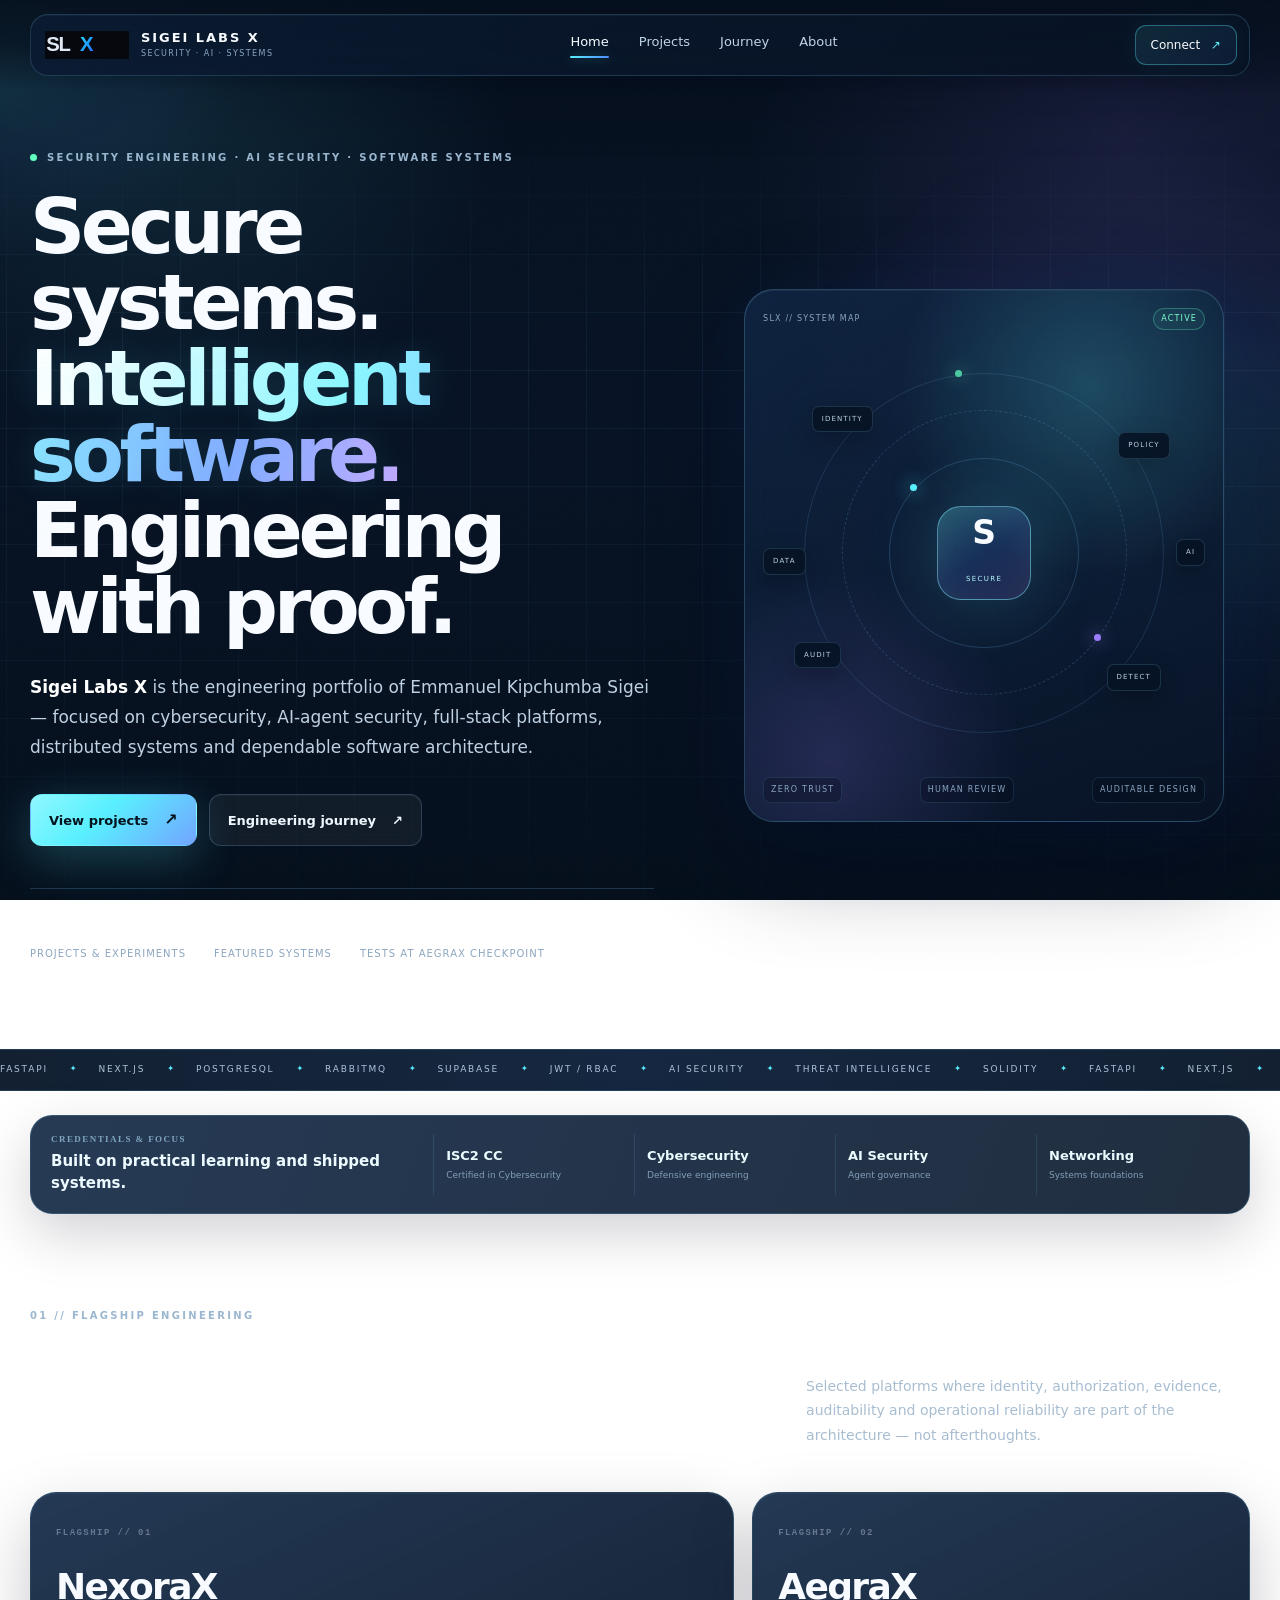
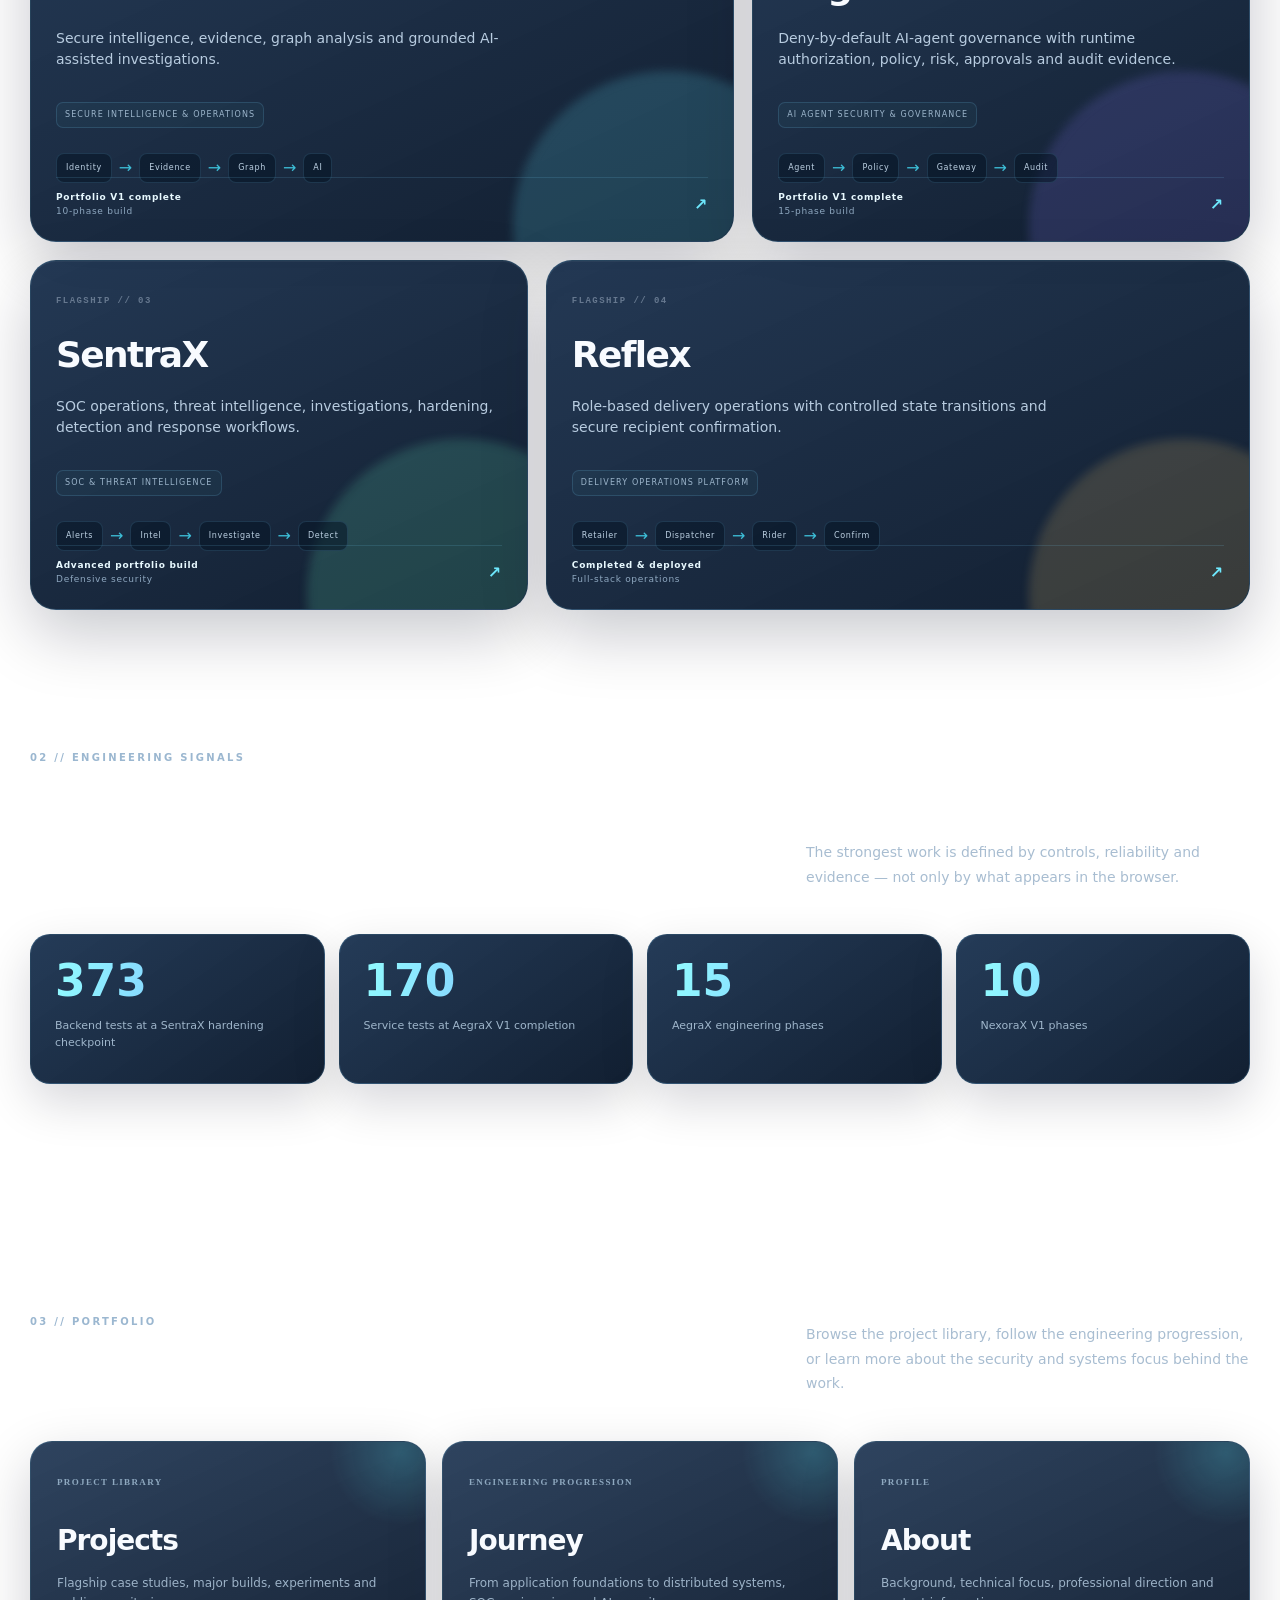
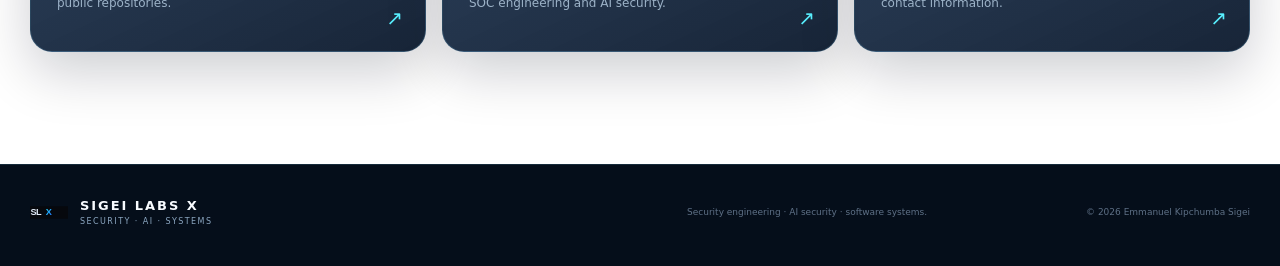
<file: index.html>
<!doctype html>
<html lang="en">
<head>
  <meta charset="utf-8" />
  <meta name="viewport" content="width=device-width, initial-scale=1" />
  <meta name="theme-color" content="#07111f" />
  <meta name="description" content="Sigei Labs X — Emmanuel Kipchumba Sigei's portfolio in cybersecurity, AI security, secure software and systems engineering." />
  <meta property="og:type" content="website" />
  <meta property="og:title" content="Sigei Labs X — Security, AI & Software Systems" />
  <meta property="og:description" content="Cybersecurity, AI security, secure software and systems engineering by Emmanuel Kipchumba Sigei." />
  <meta property="og:url" content="https://6manusigei3.github.io/sigei-labs-portfolio/" />
  <meta name="twitter:card" content="summary" />
  <meta name="twitter:title" content="Sigei Labs X" />
  <meta name="twitter:description" content="Security Engineering · AI Security · Software Systems" />
  <title>Sigei Labs X — Security, AI & Software Systems</title>
  <link rel="icon" href="favicon.svg" type="image/svg+xml" />
  <link rel="stylesheet" href="styles/base.css" />
  <link rel="stylesheet" href="styles/hero.css" />
  <link rel="stylesheet" href="styles/projects.css" />
  <link rel="stylesheet" href="styles/sections.css" />
  <link rel="stylesheet" href="styles/modal-responsive.css" />
  <link rel="stylesheet" href="styles/pages.css" />
</head>
<body>
  <div class="noise" aria-hidden="true"></div>
  <div class="mouse-glow" id="mouseGlow" aria-hidden="true"></div>

  <header class="nav-wrap">
    <nav class="nav shell" aria-label="Primary navigation">
      <a href="index.html" class="brand" aria-label="Sigei Labs X home"><span class="brand-mark">SLX</span><span class="brand-copy"><b>SIGEI LABS X</b><small>SECURITY · AI · SYSTEMS</small></span></a>
      <div class="nav-links" id="navLinks"><a class="active" href="index.html">Home</a><a href="projects.html">Projects</a><a href="journey.html">Journey</a><a href="about.html">About</a></div>
      <a class="nav-cta" href="about.html#contact">Connect <span>↗</span></a>
      <button class="menu-btn" id="menuBtn" aria-expanded="false" aria-controls="navLinks" aria-label="Toggle navigation">☰</button>
    </nav>
  </header>

  <main id="top">
    <section class="hero shell">
      <div class="hero-grid" aria-hidden="true"></div>
      <div class="hero-copy reveal">
        <div class="eyebrow"><span class="pulse-dot"></span> SECURITY ENGINEERING · AI SECURITY · SOFTWARE SYSTEMS</div>
        <h1>Secure systems.<br/><em>Intelligent software.</em><br/>Engineering with proof.</h1>
        <p class="hero-sub"><strong>Sigei Labs X</strong> is the engineering portfolio of Emmanuel Kipchumba Sigei — focused on cybersecurity, AI-agent security, full-stack platforms, distributed systems and dependable software architecture.</p>
        <div class="hero-actions"><a class="btn btn-primary" href="projects.html">View projects <span>↗</span></a><a class="btn btn-ghost" href="journey.html">Engineering journey <span>↗</span></a></div>
        <div class="hero-proof"><div><b>20+</b><span>Projects & experiments</span></div><div><b>4</b><span>Featured systems</span></div><div><b>170+</b><span>Tests at AegraX checkpoint</span></div></div>
      </div>

      <div class="hero-visual reveal" data-delay="120" aria-label="Abstract security architecture visualization">
        <div class="orbital-card"><div class="orbital-top"><span>SLX // SYSTEM MAP</span><span class="live">ACTIVE</span></div><div class="orbital-scene"><div class="orbit orbit-1"></div><div class="orbit orbit-2"></div><div class="orbit orbit-3"></div><div class="core"><span>S</span><small>SECURE</small></div><span class="node n1">IDENTITY</span><span class="node n2">POLICY</span><span class="node n3">AUDIT</span><span class="node n4">DETECT</span><span class="node n5">AI</span><span class="node n6">DATA</span></div><div class="orbital-bottom"><span>ZERO TRUST</span><span>HUMAN REVIEW</span><span>AUDITABLE DESIGN</span></div></div>
      </div>
    </section>

    <section class="marquee" aria-label="Technology highlights"><div class="marquee-track"><span>FASTAPI</span><i>✦</i><span>NEXT.JS</span><i>✦</i><span>POSTGRESQL</span><i>✦</i><span>RABBITMQ</span><i>✦</i><span>SUPABASE</span><i>✦</i><span>JWT / RBAC</span><i>✦</i><span>AI SECURITY</span><i>✦</i><span>THREAT INTELLIGENCE</span><i>✦</i><span>SOLIDITY</span><i>✦</i><span>FASTAPI</span><i>✦</i><span>NEXT.JS</span><i>✦</i><span>POSTGRESQL</span><i>✦</i><span>RABBITMQ</span><i>✦</i><span>SUPABASE</span><i>✦</i><span>JWT / RBAC</span><i>✦</i><span>AI SECURITY</span><i>✦</i><span>THREAT INTELLIGENCE</span><i>✦</i><span>SOLIDITY</span><i>✦</i></div></section>

    <section class="trust-strip shell reveal" aria-label="Credentials and engineering focus">
      <div class="trust-label"><small>CREDENTIALS & FOCUS</small><strong>Built on practical learning and shipped systems.</strong></div>
      <div class="trust-items">
        <span><b>ISC2 CC</b><small>Certified in Cybersecurity</small></span>
        <span><b>Cybersecurity</b><small>Defensive engineering</small></span>
        <span><b>AI Security</b><small>Agent governance</small></span>
        <span><b>Networking</b><small>Systems foundations</small></span>
      </div>
    </section>

    <section class="home-featured shell">
      <div class="section-head reveal"><div><span class="kicker">01 // FLAGSHIP ENGINEERING</span><h2>Systems built around security</h2></div><p>Selected platforms where identity, authorization, evidence, auditability and operational reliability are part of the architecture — not afterthoughts.</p></div>
      <div class="flagship-grid">
        <a class="flagship-card reveal" href="case-studies/nexorax.html" style="--accent:#64e7ff"><div class="card-glow" style="background:#64e7ff"></div><span class="serial">FLAGSHIP // 01</span><h3>NexoraX</h3><p class="tagline">Secure intelligence, evidence, graph analysis and grounded AI-assisted investigations.</p><span class="project-type">SECURE INTELLIGENCE & OPERATIONS</span><div class="mini-arch"><span>Identity</span><i>→</i><span>Evidence</span><i>→</i><span>Graph</span><i>→</i><span>AI</span></div><div class="card-foot"><span><b>Portfolio V1 complete</b><br/>10-phase build</span><strong>↗</strong></div></a>
        <a class="flagship-card reveal" href="case-studies/aegrax.html" style="--accent:#8d7cff" data-delay="60"><div class="card-glow" style="background:#8d7cff"></div><span class="serial">FLAGSHIP // 02</span><h3>AegraX</h3><p class="tagline">Deny-by-default AI-agent governance with runtime authorization, policy, risk, approvals and audit evidence.</p><span class="project-type">AI AGENT SECURITY & GOVERNANCE</span><div class="mini-arch"><span>Agent</span><i>→</i><span>Policy</span><i>→</i><span>Gateway</span><i>→</i><span>Audit</span></div><div class="card-foot"><span><b>Portfolio V1 complete</b><br/>15-phase build</span><strong>↗</strong></div></a>
        <a class="flagship-card reveal" href="case-studies/sentrax.html" style="--accent:#69f0bd" data-delay="120"><div class="card-glow" style="background:#69f0bd"></div><span class="serial">FLAGSHIP // 03</span><h3>SentraX</h3><p class="tagline">SOC operations, threat intelligence, investigations, hardening, detection and response workflows.</p><span class="project-type">SOC & THREAT INTELLIGENCE</span><div class="mini-arch"><span>Alerts</span><i>→</i><span>Intel</span><i>→</i><span>Investigate</span><i>→</i><span>Detect</span></div><div class="card-foot"><span><b>Advanced portfolio build</b><br/>Defensive security</span><strong>↗</strong></div></a>
        <a class="flagship-card reveal" href="case-studies/reflex.html" style="--accent:#f5c76a" data-delay="180"><div class="card-glow" style="background:#f5c76a"></div><span class="serial">FLAGSHIP // 04</span><h3>Reflex</h3><p class="tagline">Role-based delivery operations with controlled state transitions and secure recipient confirmation.</p><span class="project-type">DELIVERY OPERATIONS PLATFORM</span><div class="mini-arch"><span>Retailer</span><i>→</i><span>Dispatcher</span><i>→</i><span>Rider</span><i>→</i><span>Confirm</span></div><div class="card-foot"><span><b>Completed & deployed</b><br/>Full-stack operations</span><strong>↗</strong></div></a>
      </div>
    </section>

    <section class="section shell proof-section">
      <div class="section-head reveal"><div><span class="kicker">02 // ENGINEERING SIGNALS</span><h2>Depth beyond the interface</h2></div><p>The strongest work is defined by controls, reliability and evidence — not only by what appears in the browser.</p></div>
      <div class="proof-grid reveal">
        <article><strong>373</strong><span>Backend tests at a SentraX hardening checkpoint</span></article>
        <article><strong>170</strong><span>Service tests at AegraX V1 completion</span></article>
        <article><strong>15</strong><span>AegraX engineering phases</span></article>
        <article><strong>10</strong><span>NexoraX V1 phases</span></article>
      </div>
    </section>

    <section class="section shell">
      <div class="section-head reveal"><div><span class="kicker">03 // PORTFOLIO</span><h2>Explore Sigei Labs X</h2></div><p>Browse the project library, follow the engineering progression, or learn more about the security and systems focus behind the work.</p></div>
      <div class="page-nav-grid reveal"><a class="page-nav-card" href="projects.html"><small>PROJECT LIBRARY</small><h3>Projects</h3><p>Flagship case studies, major builds, experiments and public repositories.</p></a><a class="page-nav-card" href="journey.html"><small>ENGINEERING PROGRESSION</small><h3>Journey</h3><p>From application foundations to distributed systems, SOC engineering and AI security.</p></a><a class="page-nav-card" href="about.html"><small>PROFILE</small><h3>About</h3><p>Background, technical focus, professional direction and contact information.</p></a></div>
    </section>
  </main>

  <footer><div class="shell footer-inner"><div class="brand footer-brand"><span class="brand-mark">SLX</span><span class="brand-copy"><b>SIGEI LABS X</b><small>SECURITY · AI · SYSTEMS</small></span></div><p>Security engineering · AI security · software systems.</p><span>© 2026 Emmanuel Kipchumba Sigei</span></div></footer>
  <script src="site.js"></script>
</body>
</html>
</file>
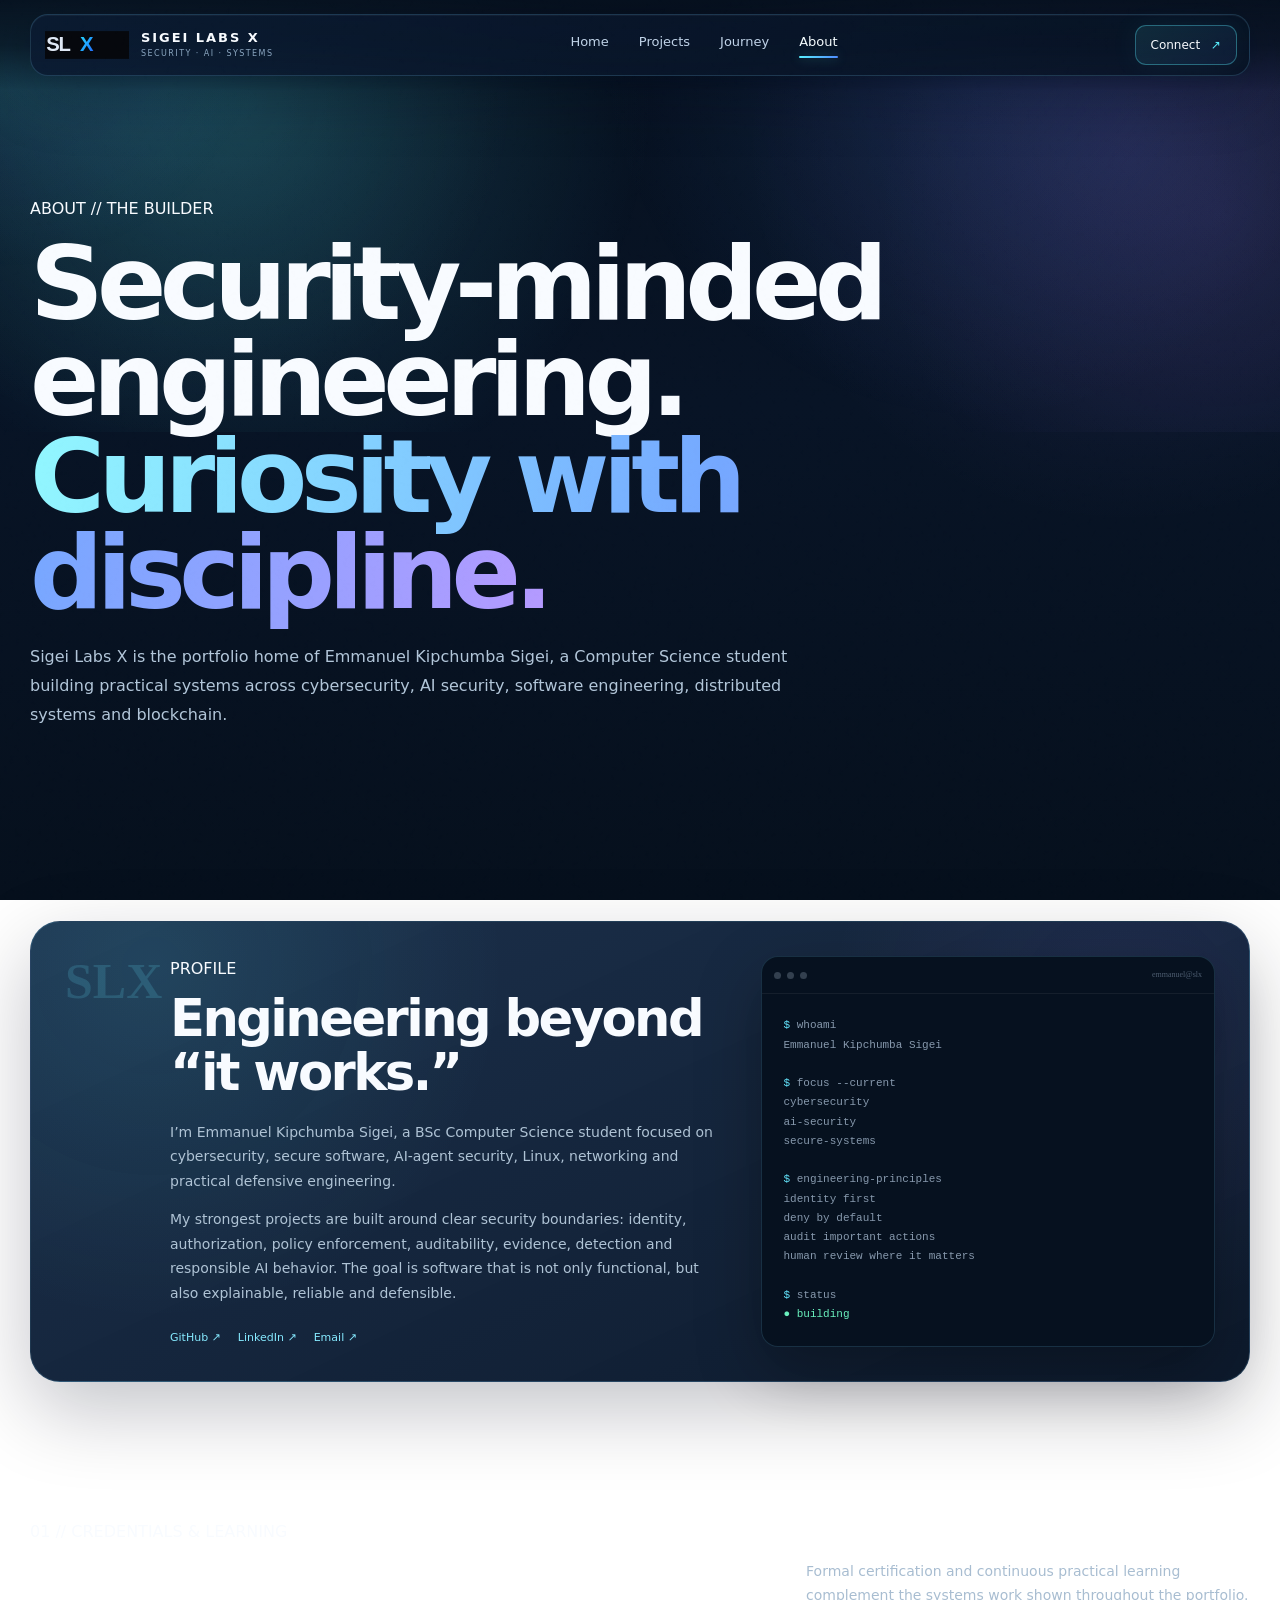
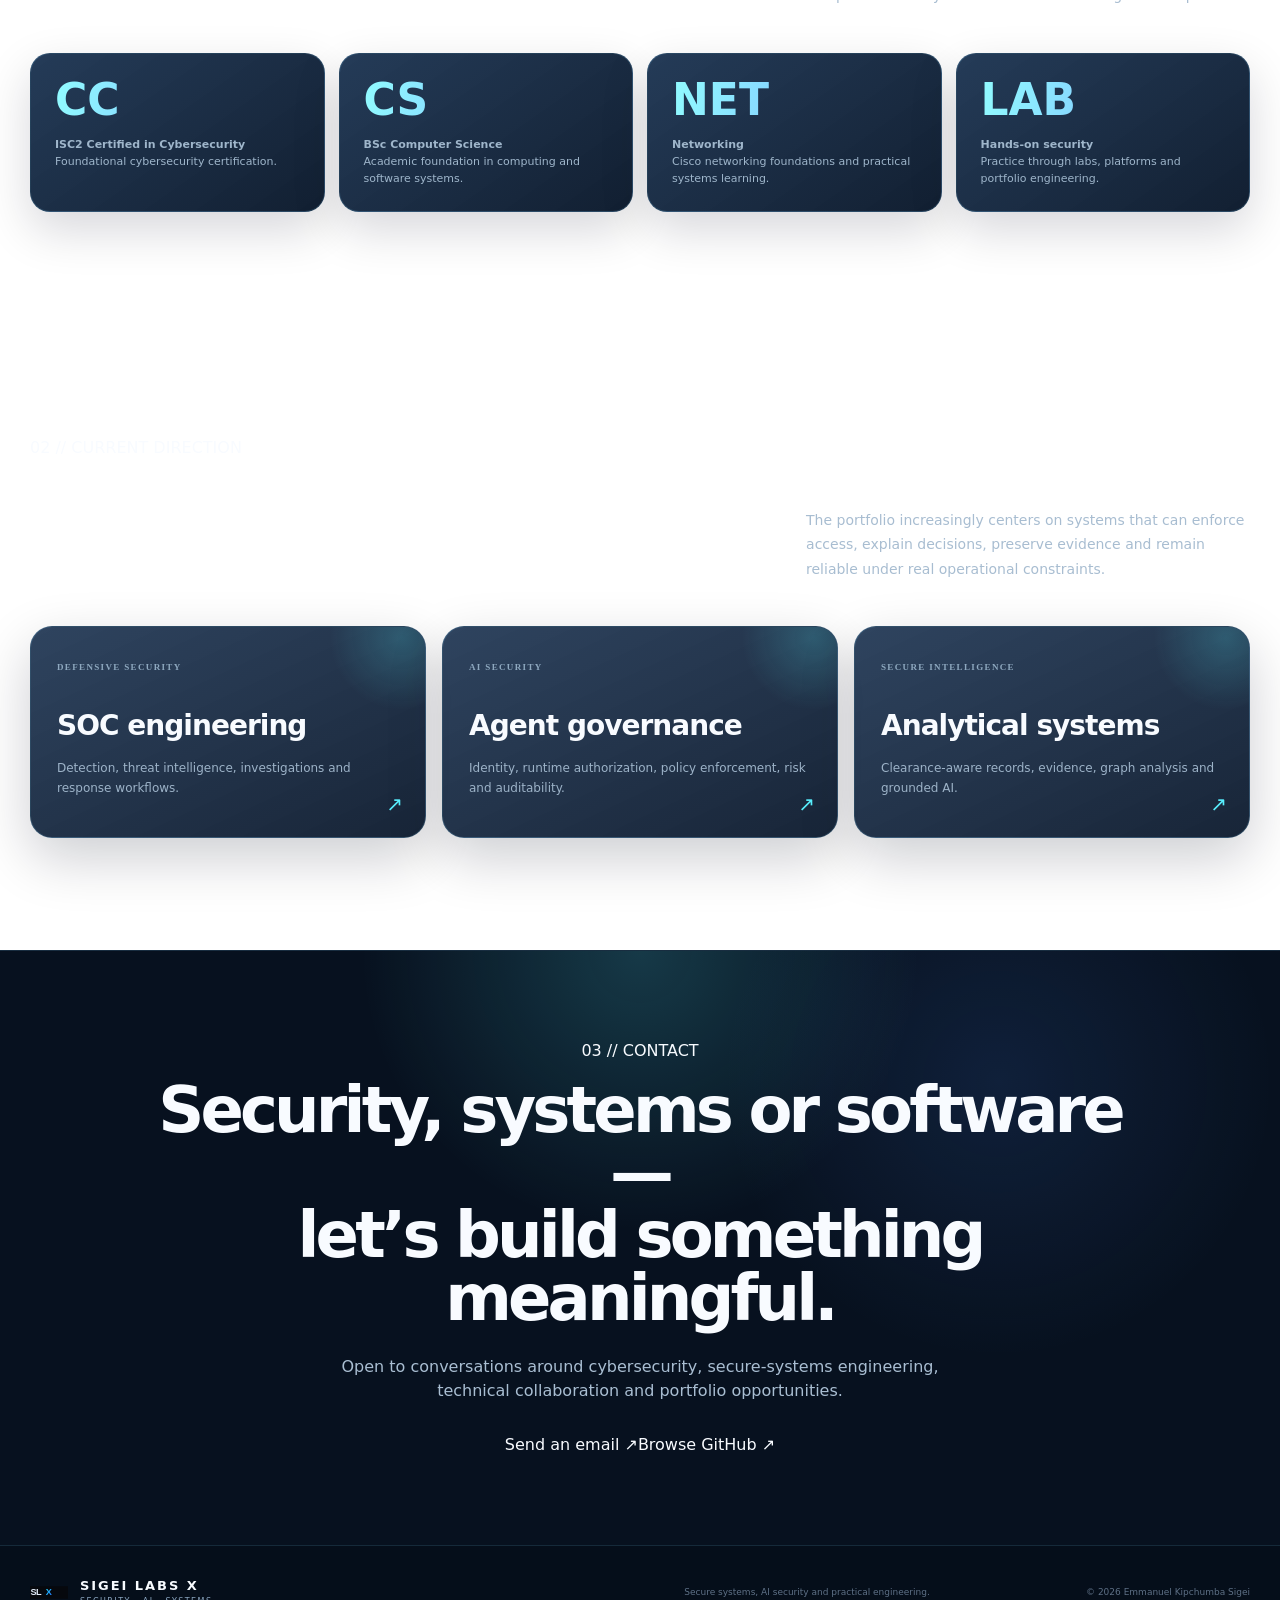
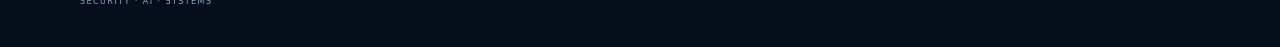
<file: about.html>
<!doctype html>
<html lang="en">
<head>
  <meta charset="utf-8" />
  <meta name="viewport" content="width=device-width, initial-scale=1" />
  <meta name="theme-color" content="#07111f" />
  <meta name="description" content="About Emmanuel Kipchumba Sigei — cybersecurity, AI security and secure-systems builder behind Sigei Labs X." />
  <meta property="og:type" content="profile" /><meta property="og:title" content="About — Sigei Labs X" /><meta property="og:description" content="Cybersecurity, AI security and secure-systems engineering by Emmanuel Kipchumba Sigei." />
  <title>About — Sigei Labs X</title>
  <link rel="icon" href="favicon.svg" type="image/svg+xml" />
  <link rel="stylesheet" href="styles/base.css" />
  <link rel="stylesheet" href="styles/projects.css" />
  <link rel="stylesheet" href="styles/sections.css" />
  <link rel="stylesheet" href="styles/modal-responsive.css" />
  <link rel="stylesheet" href="styles/pages.css" />
</head>
<body>
  <div class="noise" aria-hidden="true"></div><div class="mouse-glow" id="mouseGlow" aria-hidden="true"></div>
  <header class="nav-wrap"><nav class="nav shell" aria-label="Primary navigation">
    <a href="index.html" class="brand" aria-label="Sigei Labs X home"><span class="brand-mark">SLX</span><span class="brand-copy"><b>SIGEI LABS X</b><small>SECURITY · AI · SYSTEMS</small></span></a>
    <div class="nav-links" id="navLinks"><a href="index.html">Home</a><a href="projects.html">Projects</a><a href="journey.html">Journey</a><a class="active" href="about.html">About</a></div>
    <a class="nav-cta" href="#contact">Connect <span>↗</span></a><button class="menu-btn" id="menuBtn" aria-expanded="false" aria-controls="navLinks" aria-label="Toggle navigation">☰</button>
  </nav></header>

  <main class="page-main">
    <section class="page-hero shell reveal">
      <span class="kicker">ABOUT // THE BUILDER</span>
      <h1>Security-minded engineering.<br/><em>Curiosity with discipline.</em></h1>
      <p>Sigei Labs X is the portfolio home of Emmanuel Kipchumba Sigei, a Computer Science student building practical systems across cybersecurity, AI security, software engineering, distributed systems and blockchain.</p>
    </section>

    <section class="section shell about">
      <div class="about-card reveal">
        <div class="about-index">SLX</div>
        <div class="about-main">
          <span class="kicker">PROFILE</span>
          <h2>Engineering beyond “it works.”</h2>
          <p>I’m Emmanuel Kipchumba Sigei, a BSc Computer Science student focused on cybersecurity, secure software, AI-agent security, Linux, networking and practical defensive engineering.</p>
          <p>My strongest projects are built around clear security boundaries: identity, authorization, policy enforcement, auditability, evidence, detection and responsible AI behavior. The goal is software that is not only functional, but also explainable, reliable and defensible.</p>
          <div class="about-links"><a href="https://github.com/6manusigei3" target="_blank" rel="noreferrer">GitHub ↗</a><a href="https://www.linkedin.com/in/emmanuel-kipchumba-16925b3ab" target="_blank" rel="noreferrer">LinkedIn ↗</a><a href="mailto:kipchumbaemmanuel061@gmail.com">Email ↗</a></div>
        </div>
        <div class="about-terminal" aria-label="Terminal style profile card"><div class="term-bar"><i></i><i></i><i></i><span>emmanuel@slx</span></div><pre><code><span>$</span> whoami
Emmanuel Kipchumba Sigei

<span>$</span> focus --current
cybersecurity
ai-security
secure-systems

<span>$</span> engineering-principles
identity first
deny by default
audit important actions
human review where it matters

<span>$</span> status
<span class="term-green">● building</span></code></pre></div>
      </div>
    </section>

    <section class="section shell proof-section">
      <div class="section-head reveal"><div><span class="kicker">01 // CREDENTIALS & LEARNING</span><h2>Security foundations</h2></div><p>Formal certification and continuous practical learning complement the systems work shown throughout the portfolio.</p></div>
      <div class="proof-grid reveal">
        <article><strong>CC</strong><span><b>ISC2 Certified in Cybersecurity</b><br/>Foundational cybersecurity certification.</span></article>
        <article><strong>CS</strong><span><b>BSc Computer Science</b><br/>Academic foundation in computing and software systems.</span></article>
        <article><strong>NET</strong><span><b>Networking</b><br/>Cisco networking foundations and practical systems learning.</span></article>
        <article><strong>LAB</strong><span><b>Hands-on security</b><br/>Practice through labs, platforms and portfolio engineering.</span></article>
      </div>
    </section>

    <section class="section shell">
      <div class="section-head reveal"><div><span class="kicker">02 // CURRENT DIRECTION</span><h2>Where the work is focused</h2></div><p>The portfolio increasingly centers on systems that can enforce access, explain decisions, preserve evidence and remain reliable under real operational constraints.</p></div>
      <div class="page-nav-grid reveal"><a class="page-nav-card" href="case-studies/sentrax.html"><small>DEFENSIVE SECURITY</small><h3>SOC engineering</h3><p>Detection, threat intelligence, investigations and response workflows.</p></a><a class="page-nav-card" href="case-studies/aegrax.html"><small>AI SECURITY</small><h3>Agent governance</h3><p>Identity, runtime authorization, policy enforcement, risk and auditability.</p></a><a class="page-nav-card" href="case-studies/nexorax.html"><small>SECURE INTELLIGENCE</small><h3>Analytical systems</h3><p>Clearance-aware records, evidence, graph analysis and grounded AI.</p></a></div>
    </section>

    <section class="contact-section compact-contact" id="contact"><div class="shell contact-inner reveal"><span class="kicker">03 // CONTACT</span><h2>Security, systems or software —<br/>let’s build something meaningful.</h2><p>Open to conversations around cybersecurity, secure-systems engineering, technical collaboration and portfolio opportunities.</p><div class="contact-actions"><a class="btn btn-primary" href="mailto:kipchumbaemmanuel061@gmail.com">Send an email <span>↗</span></a><a class="btn btn-ghost" href="https://github.com/6manusigei3" target="_blank" rel="noreferrer">Browse GitHub <span>↗</span></a></div></div></section>
  </main>

  <footer><div class="shell footer-inner"><div class="brand footer-brand"><span class="brand-mark">SLX</span><span class="brand-copy"><b>SIGEI LABS X</b><small>SECURITY · AI · SYSTEMS</small></span></div><p>Secure systems, AI security and practical engineering.</p><span>© 2026 Emmanuel Kipchumba Sigei</span></div></footer>
  <script src="site.js"></script>
</body>
</html>
</file>
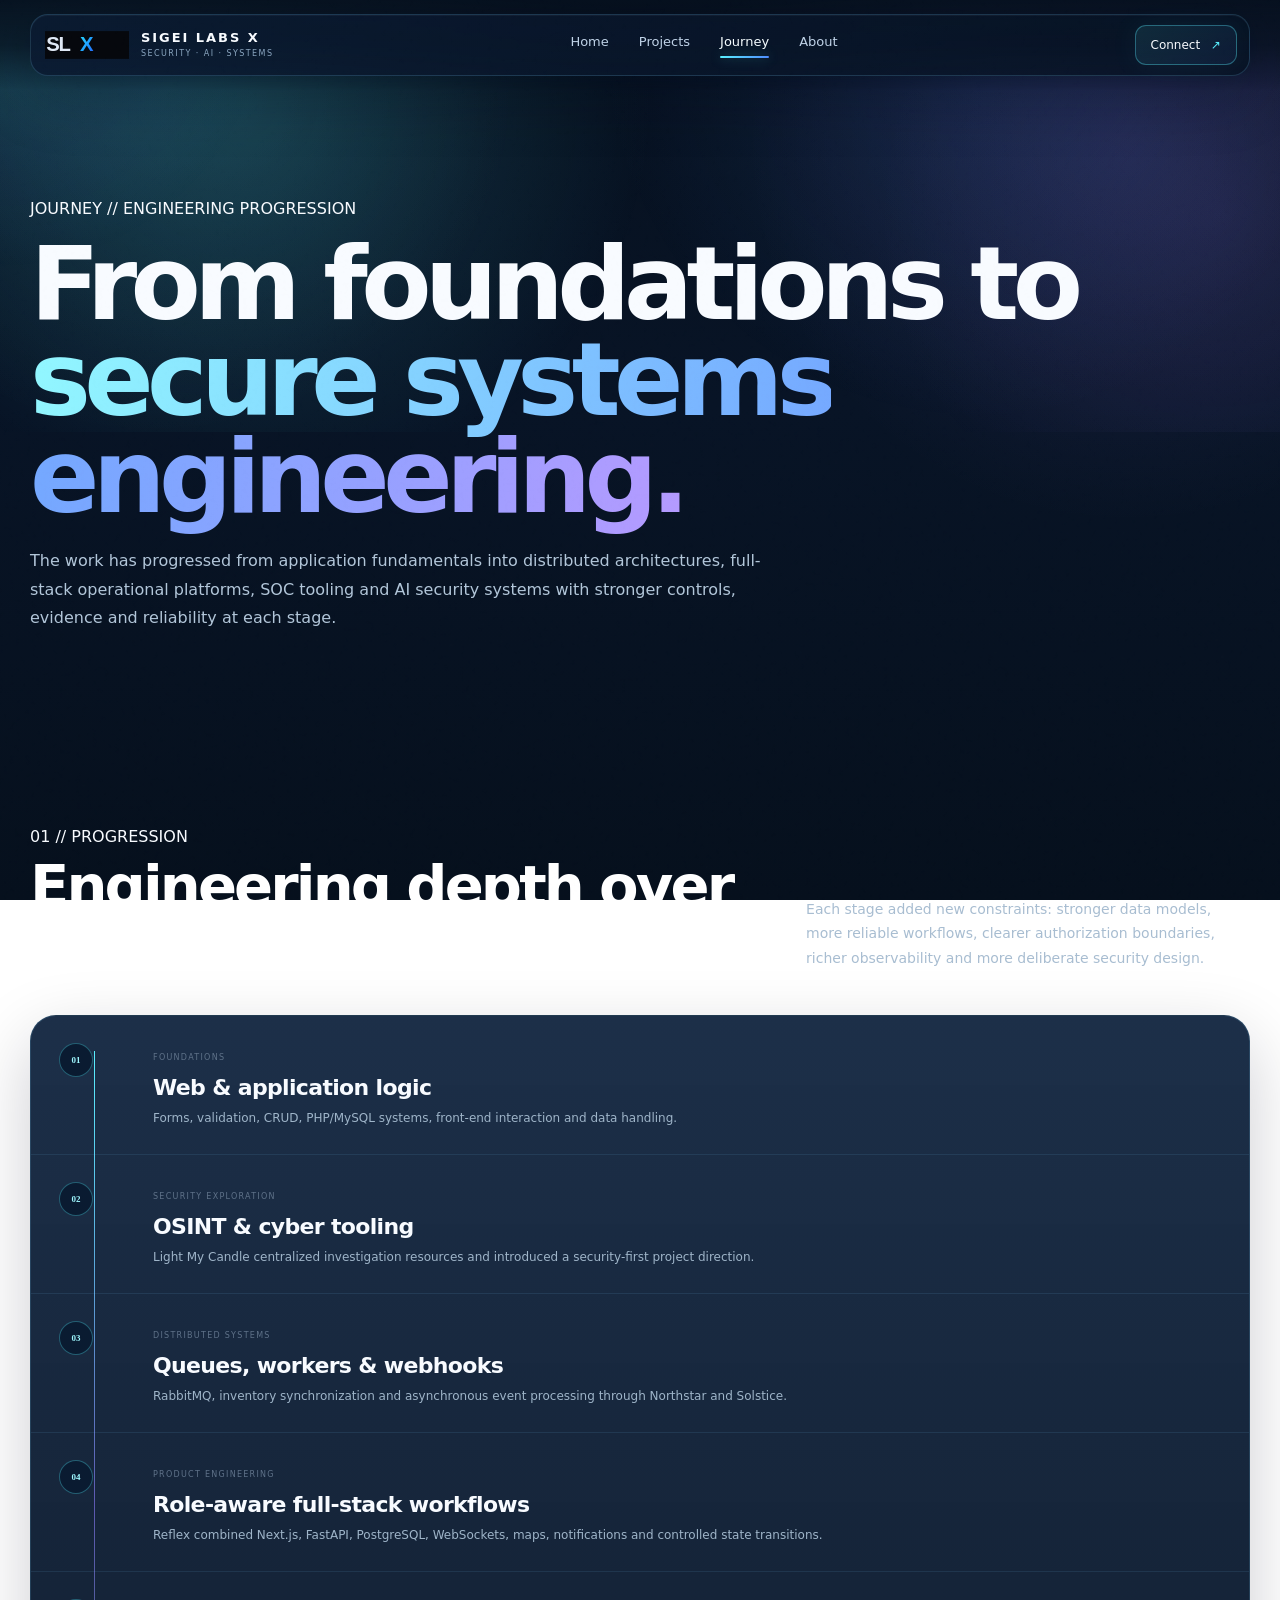
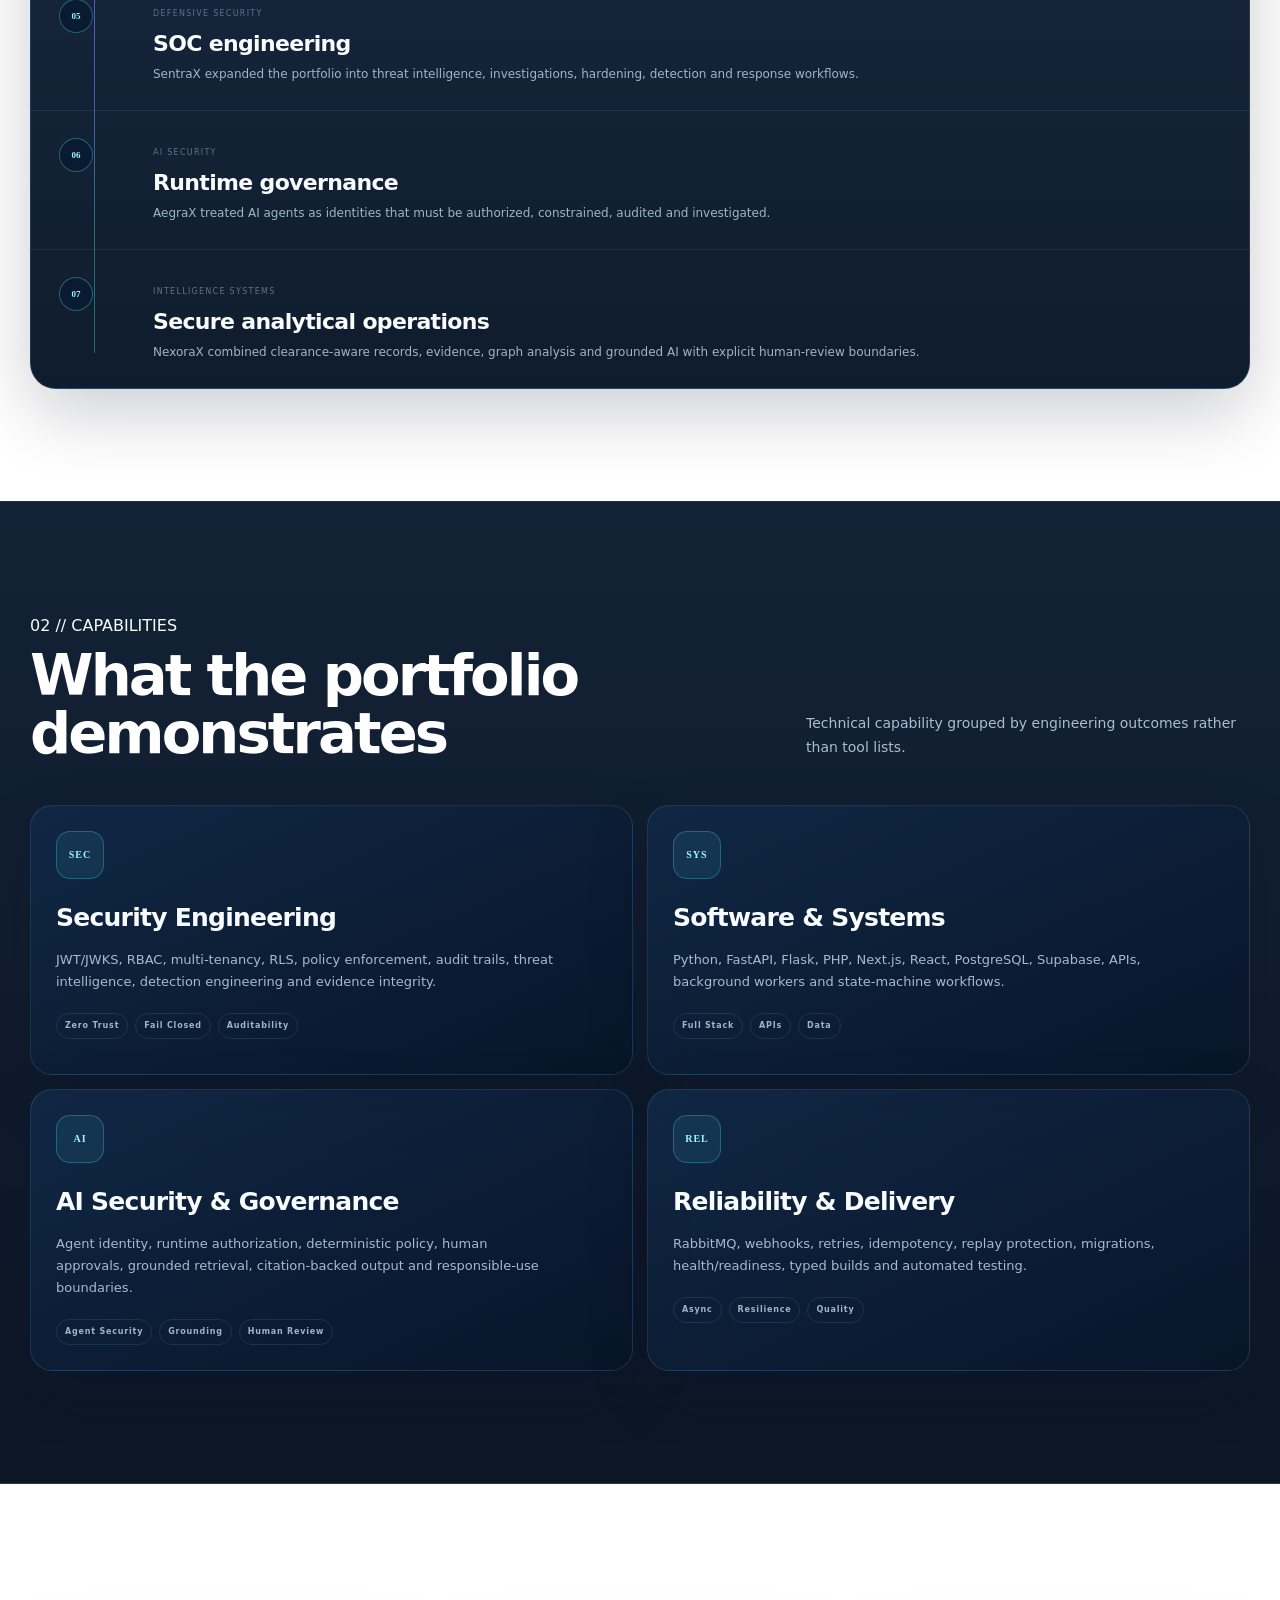
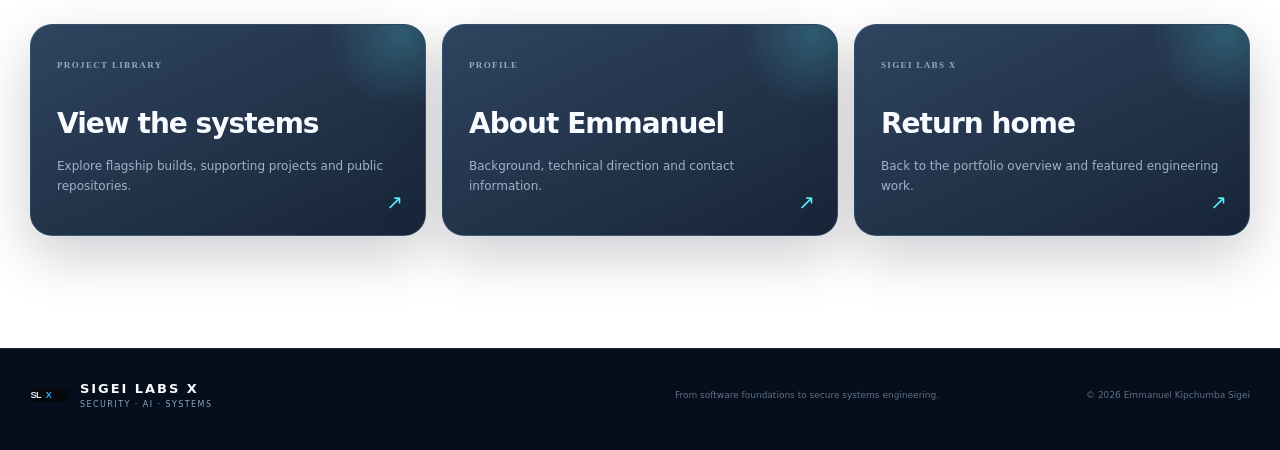
<file: journey.html>
<!doctype html>
<html lang="en">
<head>
  <meta charset="utf-8" />
  <meta name="viewport" content="width=device-width, initial-scale=1" />
  <meta name="theme-color" content="#07111f" />
  <meta name="description" content="The Sigei Labs X engineering journey — from software foundations to distributed systems, SOC engineering and AI security." />
  <title>Journey — Sigei Labs X</title>
  <link rel="icon" href="favicon.svg" type="image/svg+xml" />
  <link rel="stylesheet" href="styles/base.css" />
  <link rel="stylesheet" href="styles/projects.css" />
  <link rel="stylesheet" href="styles/sections.css" />
  <link rel="stylesheet" href="styles/modal-responsive.css" />
  <link rel="stylesheet" href="styles/pages.css" />
</head>
<body>
  <div class="noise" aria-hidden="true"></div><div class="mouse-glow" id="mouseGlow" aria-hidden="true"></div>
  <header class="nav-wrap"><nav class="nav shell" aria-label="Primary navigation">
    <a href="index.html" class="brand" aria-label="Sigei Labs X home"><span class="brand-mark">SLX</span><span class="brand-copy"><b>SIGEI LABS X</b><small>SECURITY · AI · SYSTEMS</small></span></a>
    <div class="nav-links" id="navLinks"><a href="index.html">Home</a><a href="projects.html">Projects</a><a class="active" href="journey.html">Journey</a><a href="about.html">About</a></div>
    <a class="nav-cta" href="about.html#contact">Connect <span>↗</span></a><button class="menu-btn" id="menuBtn" aria-expanded="false" aria-controls="navLinks" aria-label="Toggle navigation">☰</button>
  </nav></header>

  <main class="page-main">
    <section class="page-hero shell reveal">
      <span class="kicker">JOURNEY // ENGINEERING PROGRESSION</span>
      <h1>From foundations to<br/><em>secure systems engineering.</em></h1>
      <p>The work has progressed from application fundamentals into distributed architectures, full-stack operational platforms, SOC tooling and AI security systems with stronger controls, evidence and reliability at each stage.</p>
    </section>

    <section class="section shell">
      <div class="section-head reveal"><div><span class="kicker">01 // PROGRESSION</span><h2>Engineering depth over time</h2></div><p>Each stage added new constraints: stronger data models, more reliable workflows, clearer authorization boundaries, richer observability and more deliberate security design.</p></div>
      <div class="timeline reveal">
        <div class="timeline-line"></div>
        <article><span>01</span><div><small>FOUNDATIONS</small><h3>Web & application logic</h3><p>Forms, validation, CRUD, PHP/MySQL systems, front-end interaction and data handling.</p></div></article>
        <article><span>02</span><div><small>SECURITY EXPLORATION</small><h3>OSINT & cyber tooling</h3><p>Light My Candle centralized investigation resources and introduced a security-first project direction.</p></div></article>
        <article><span>03</span><div><small>DISTRIBUTED SYSTEMS</small><h3>Queues, workers & webhooks</h3><p>RabbitMQ, inventory synchronization and asynchronous event processing through Northstar and Solstice.</p></div></article>
        <article><span>04</span><div><small>PRODUCT ENGINEERING</small><h3>Role-aware full-stack workflows</h3><p>Reflex combined Next.js, FastAPI, PostgreSQL, WebSockets, maps, notifications and controlled state transitions.</p></div></article>
        <article><span>05</span><div><small>DEFENSIVE SECURITY</small><h3>SOC engineering</h3><p>SentraX expanded the portfolio into threat intelligence, investigations, hardening, detection and response workflows.</p></div></article>
        <article><span>06</span><div><small>AI SECURITY</small><h3>Runtime governance</h3><p>AegraX treated AI agents as identities that must be authorized, constrained, audited and investigated.</p></div></article>
        <article><span>07</span><div><small>INTELLIGENCE SYSTEMS</small><h3>Secure analytical operations</h3><p>NexoraX combined clearance-aware records, evidence, graph analysis and grounded AI with explicit human-review boundaries.</p></div></article>
      </div>
    </section>

    <section class="section capability-section">
      <div class="shell">
        <div class="section-head reveal"><div><span class="kicker">02 // CAPABILITIES</span><h2>What the portfolio demonstrates</h2></div><p>Technical capability grouped by engineering outcomes rather than tool lists.</p></div>
        <div class="capability-grid">
          <article class="cap reveal"><span>SEC</span><h3>Security Engineering</h3><p>JWT/JWKS, RBAC, multi-tenancy, RLS, policy enforcement, audit trails, threat intelligence, detection engineering and evidence integrity.</p><div class="chips"><b>Zero Trust</b><b>Fail Closed</b><b>Auditability</b></div></article>
          <article class="cap reveal" data-delay="70"><span>SYS</span><h3>Software & Systems</h3><p>Python, FastAPI, Flask, PHP, Next.js, React, PostgreSQL, Supabase, APIs, background workers and state-machine workflows.</p><div class="chips"><b>Full Stack</b><b>APIs</b><b>Data</b></div></article>
          <article class="cap reveal" data-delay="140"><span>AI</span><h3>AI Security & Governance</h3><p>Agent identity, runtime authorization, deterministic policy, human approvals, grounded retrieval, citation-backed output and responsible-use boundaries.</p><div class="chips"><b>Agent Security</b><b>Grounding</b><b>Human Review</b></div></article>
          <article class="cap reveal" data-delay="210"><span>REL</span><h3>Reliability & Delivery</h3><p>RabbitMQ, webhooks, retries, idempotency, replay protection, migrations, health/readiness, typed builds and automated testing.</p><div class="chips"><b>Async</b><b>Resilience</b><b>Quality</b></div></article>
        </div>
      </div>
    </section>

    <section class="section shell"><div class="page-nav-grid reveal"><a class="page-nav-card" href="projects.html"><small>PROJECT LIBRARY</small><h3>View the systems</h3><p>Explore flagship builds, supporting projects and public repositories.</p></a><a class="page-nav-card" href="about.html"><small>PROFILE</small><h3>About Emmanuel</h3><p>Background, technical direction and contact information.</p></a><a class="page-nav-card" href="index.html"><small>SIGEI LABS X</small><h3>Return home</h3><p>Back to the portfolio overview and featured engineering work.</p></a></div></section>
  </main>

  <footer><div class="shell footer-inner"><div class="brand footer-brand"><span class="brand-mark">SLX</span><span class="brand-copy"><b>SIGEI LABS X</b><small>SECURITY · AI · SYSTEMS</small></span></div><p>From software foundations to secure systems engineering.</p><span>© 2026 Emmanuel Kipchumba Sigei</span></div></footer>
  <script src="site.js"></script>
</body>
</html>
</file>
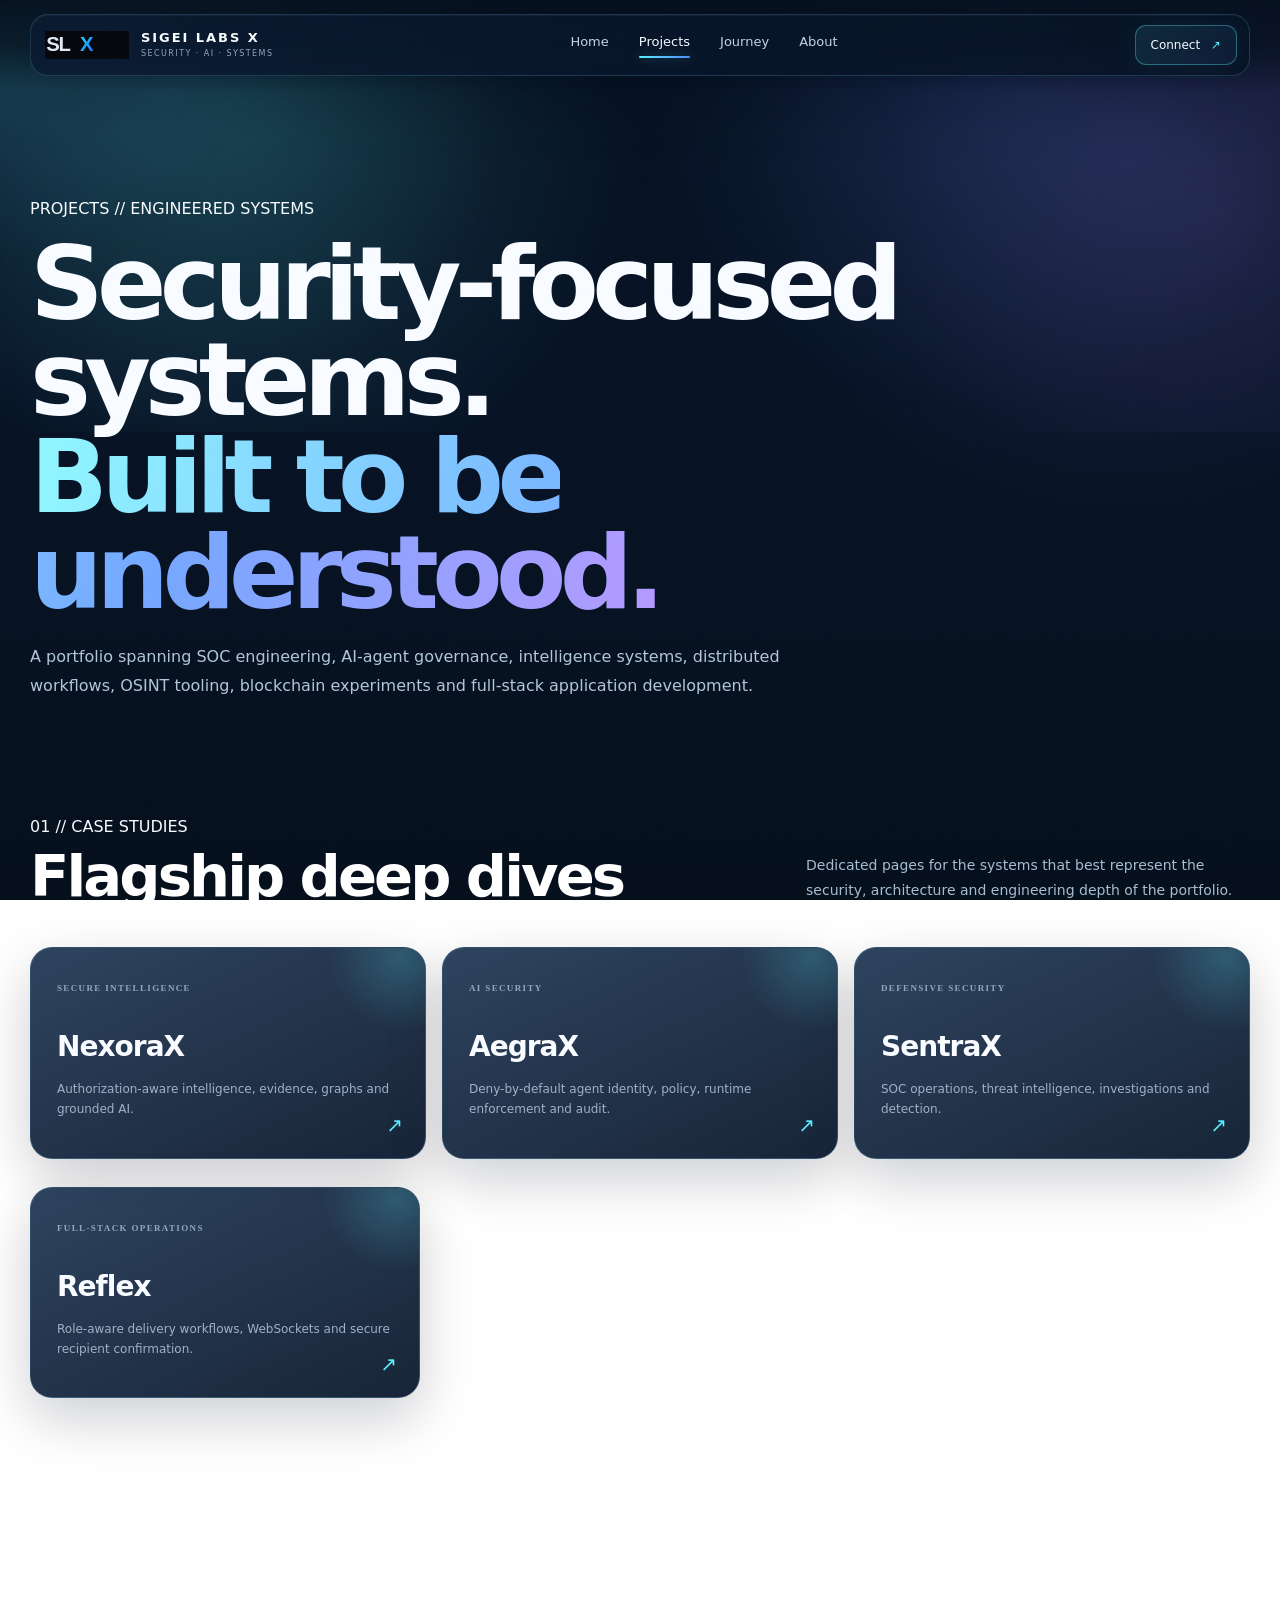
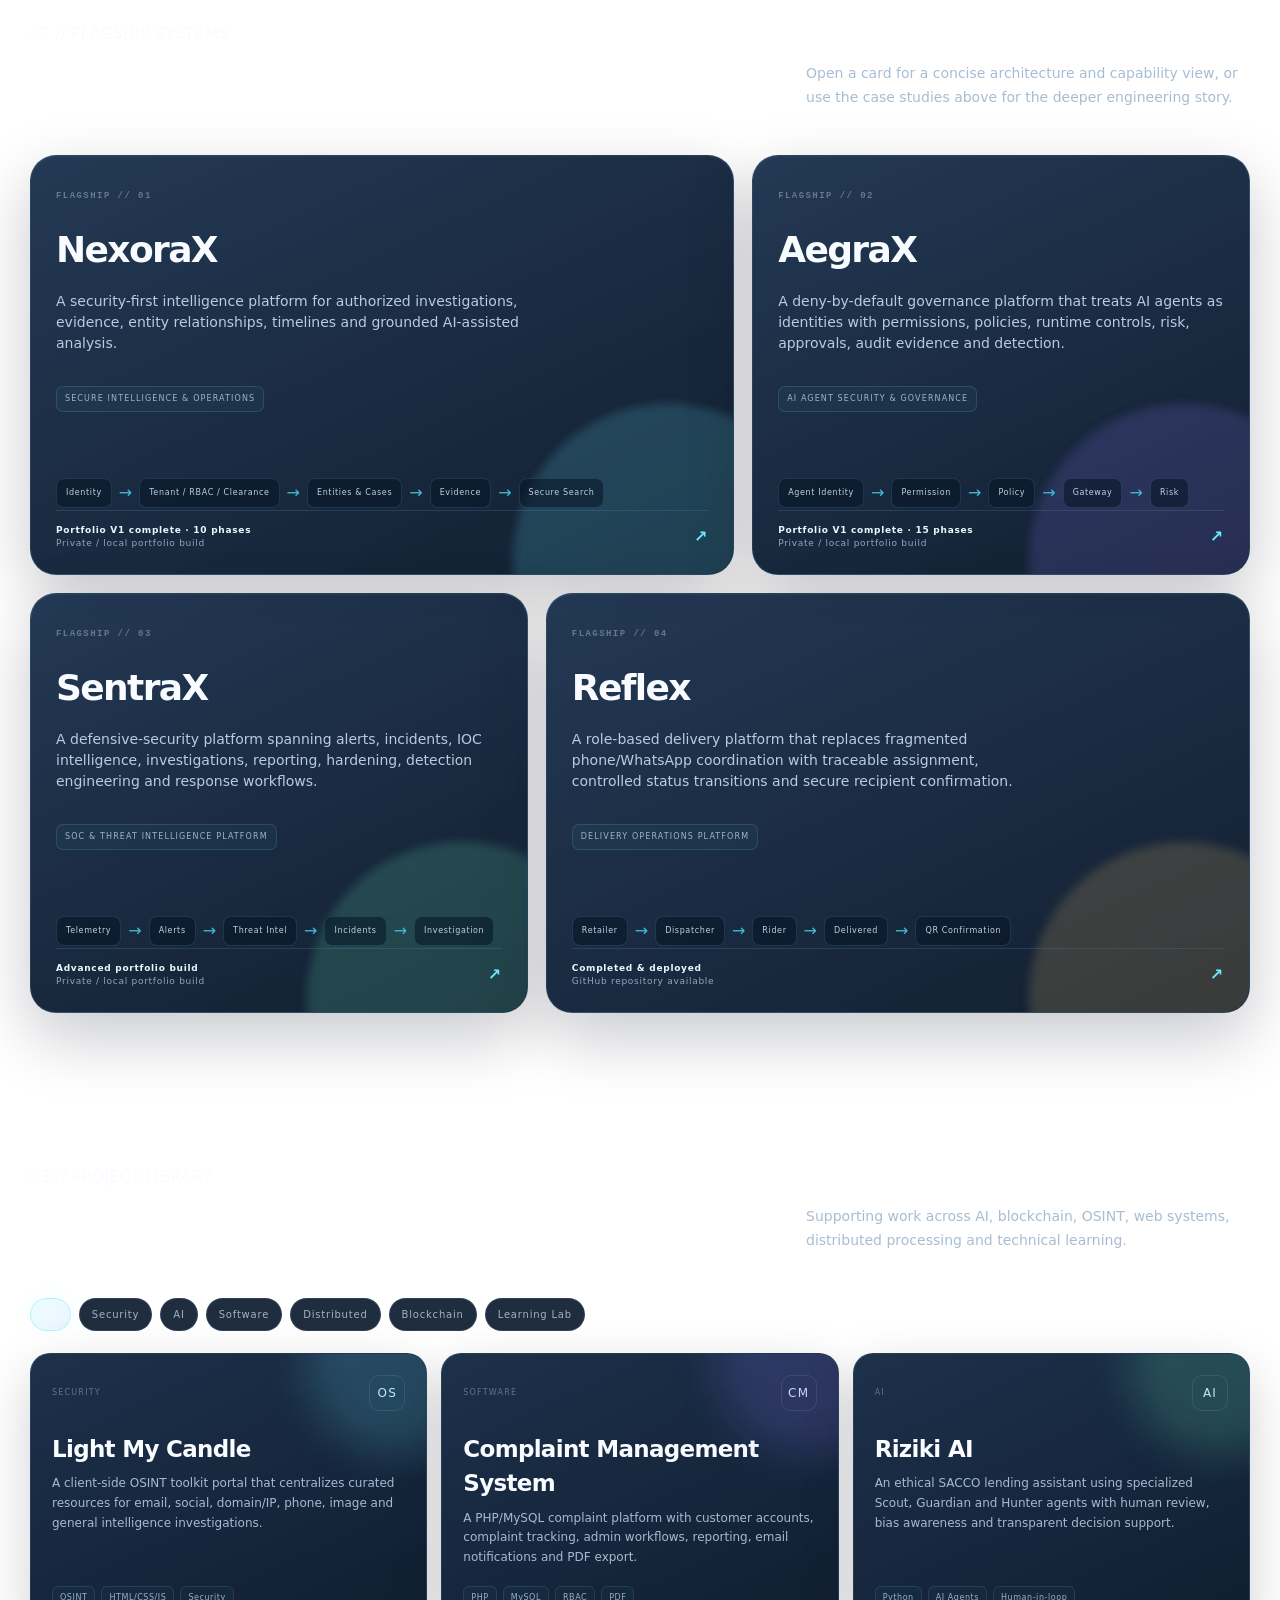
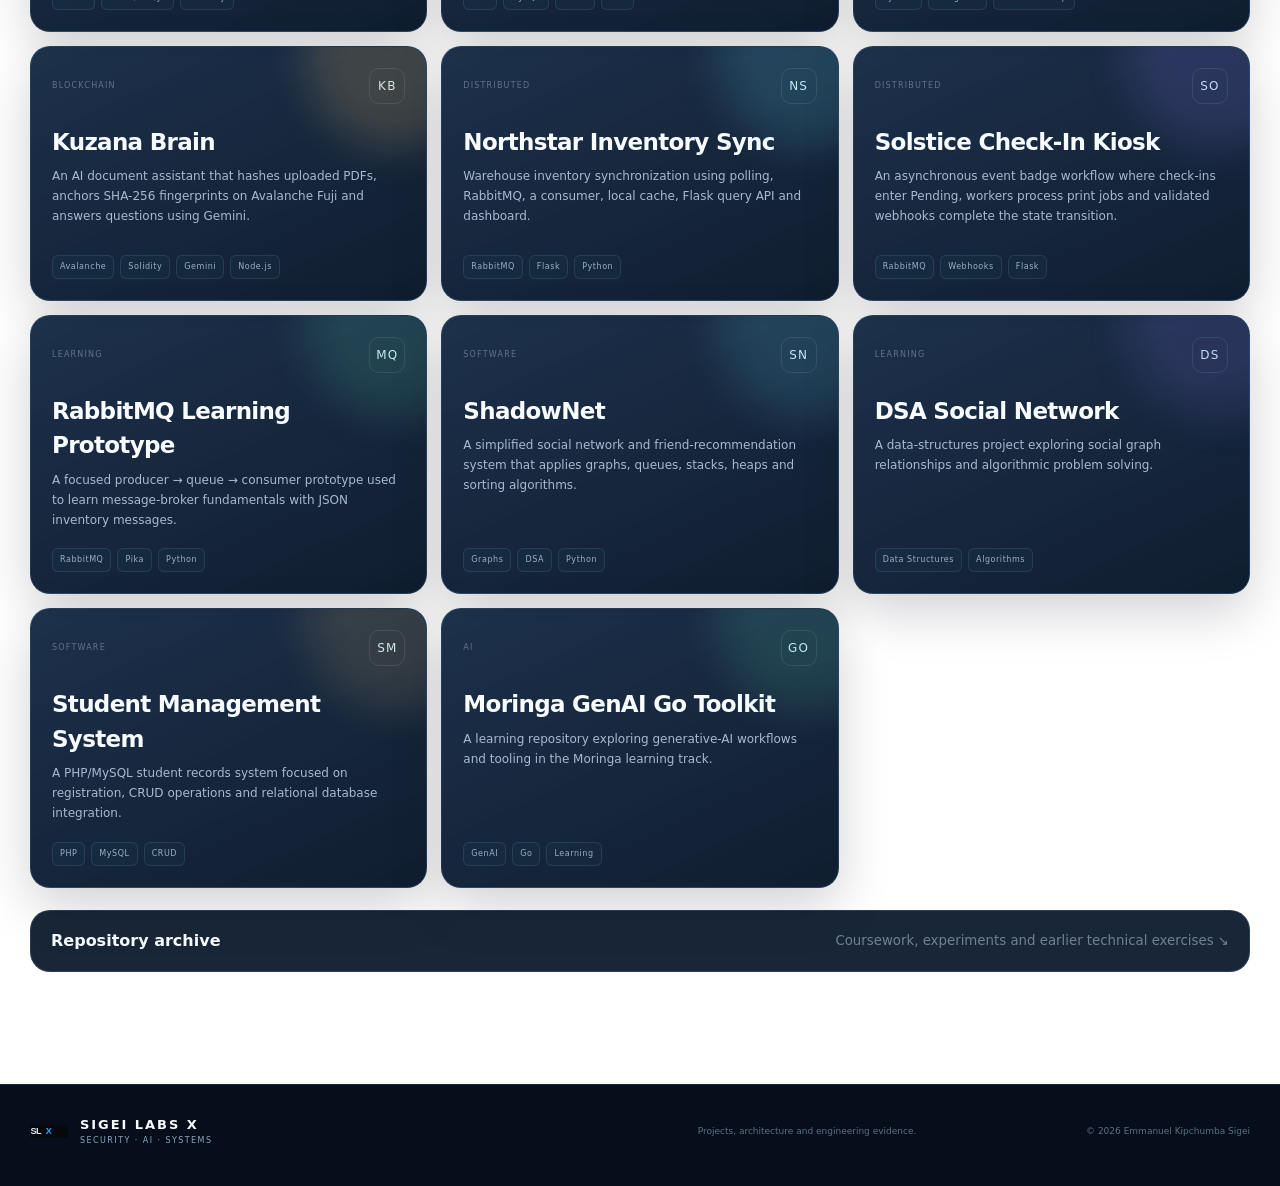
<file: projects.html>
<!doctype html>
<html lang="en">
<head>
  <meta charset="utf-8" />
  <meta name="viewport" content="width=device-width, initial-scale=1" />
  <meta name="theme-color" content="#07111f" />
  <meta name="description" content="Projects from Sigei Labs X — cybersecurity, AI security, distributed systems, software engineering and blockchain builds." />
  <meta property="og:type" content="website" /><meta property="og:title" content="Projects — Sigei Labs X" /><meta property="og:description" content="Flagship security systems, AI security, distributed systems and software engineering projects." />
  <title>Projects — Sigei Labs X</title>
  <link rel="icon" href="favicon.svg" type="image/svg+xml" />
  <link rel="stylesheet" href="styles/base.css" />
  <link rel="stylesheet" href="styles/projects.css" />
  <link rel="stylesheet" href="styles/sections.css" />
  <link rel="stylesheet" href="styles/modal-responsive.css" />
  <link rel="stylesheet" href="styles/pages.css" />
</head>
<body>
  <div class="noise" aria-hidden="true"></div><div class="mouse-glow" id="mouseGlow" aria-hidden="true"></div>
  <header class="nav-wrap"><nav class="nav shell" aria-label="Primary navigation">
    <a href="index.html" class="brand" aria-label="Sigei Labs X home"><span class="brand-mark">SLX</span><span class="brand-copy"><b>SIGEI LABS X</b><small>SECURITY · AI · SYSTEMS</small></span></a>
    <div class="nav-links" id="navLinks"><a href="index.html">Home</a><a class="active" href="projects.html">Projects</a><a href="journey.html">Journey</a><a href="about.html">About</a></div>
    <a class="nav-cta" href="about.html#contact">Connect <span>↗</span></a><button class="menu-btn" id="menuBtn" aria-expanded="false" aria-controls="navLinks" aria-label="Toggle navigation">☰</button>
  </nav></header>

  <main class="page-main">
    <section class="page-hero shell reveal">
      <span class="kicker">PROJECTS // ENGINEERED SYSTEMS</span>
      <h1>Security-focused systems.<br/><em>Built to be understood.</em></h1>
      <p>A portfolio spanning SOC engineering, AI-agent governance, intelligence systems, distributed workflows, OSINT tooling, blockchain experiments and full-stack application development.</p>
    </section>

    <section class="section shell" style="padding-top:34px">
      <div class="section-head reveal"><div><span class="kicker">01 // CASE STUDIES</span><h2>Flagship deep dives</h2></div><p>Dedicated pages for the systems that best represent the security, architecture and engineering depth of the portfolio.</p></div>
      <div class="page-nav-grid reveal"><a class="page-nav-card" href="case-studies/nexorax.html"><small>SECURE INTELLIGENCE</small><h3>NexoraX</h3><p>Authorization-aware intelligence, evidence, graphs and grounded AI.</p></a><a class="page-nav-card" href="case-studies/aegrax.html"><small>AI SECURITY</small><h3>AegraX</h3><p>Deny-by-default agent identity, policy, runtime enforcement and audit.</p></a><a class="page-nav-card" href="case-studies/sentrax.html"><small>DEFENSIVE SECURITY</small><h3>SentraX</h3><p>SOC operations, threat intelligence, investigations and detection.</p></a></div>
      <div class="page-nav-grid reveal" style="grid-template-columns:minmax(0,1fr);max-width:390px"><a class="page-nav-card" href="case-studies/reflex.html"><small>FULL-STACK OPERATIONS</small><h3>Reflex</h3><p>Role-aware delivery workflows, WebSockets and secure recipient confirmation.</p></a></div>
    </section>

    <section class="section shell" id="work">
      <div class="section-head reveal"><div><span class="kicker">02 // FLAGSHIP SYSTEMS</span><h2>Quick project overview</h2></div><p>Open a card for a concise architecture and capability view, or use the case studies above for the deeper engineering story.</p></div>
      <div class="flagship-grid" id="flagshipGrid"></div>
    </section>

    <section class="section shell archive-section">
      <div class="section-head reveal"><div><span class="kicker">03 // PROJECT LIBRARY</span><h2>Additional builds</h2></div><p>Supporting work across AI, blockchain, OSINT, web systems, distributed processing and technical learning.</p></div>
      <div class="filter-row reveal" id="filterRow"><button class="filter active" data-filter="all">All</button><button class="filter" data-filter="security">Security</button><button class="filter" data-filter="ai">AI</button><button class="filter" data-filter="software">Software</button><button class="filter" data-filter="distributed">Distributed</button><button class="filter" data-filter="blockchain">Blockchain</button><button class="filter" data-filter="learning">Learning Lab</button></div>
      <div class="project-grid" id="projectGrid"></div>
      <details class="repo-archive reveal"><summary><span>Repository archive</span><small>Coursework, experiments and earlier technical exercises ↘</small></summary><div class="repo-cloud" id="repoCloud"></div></details>
    </section>
  </main>

  <footer><div class="shell footer-inner"><div class="brand footer-brand"><span class="brand-mark">SLX</span><span class="brand-copy"><b>SIGEI LABS X</b><small>SECURITY · AI · SYSTEMS</small></span></div><p>Projects, architecture and engineering evidence.</p><span>© 2026 Emmanuel Kipchumba Sigei</span></div></footer>

  <dialog class="project-modal" id="projectModal"><button class="modal-close" id="modalClose" aria-label="Close project details">×</button><div id="modalContent"></div></dialog>
  <script src="app.js"></script>
</body>
</html>
</file>
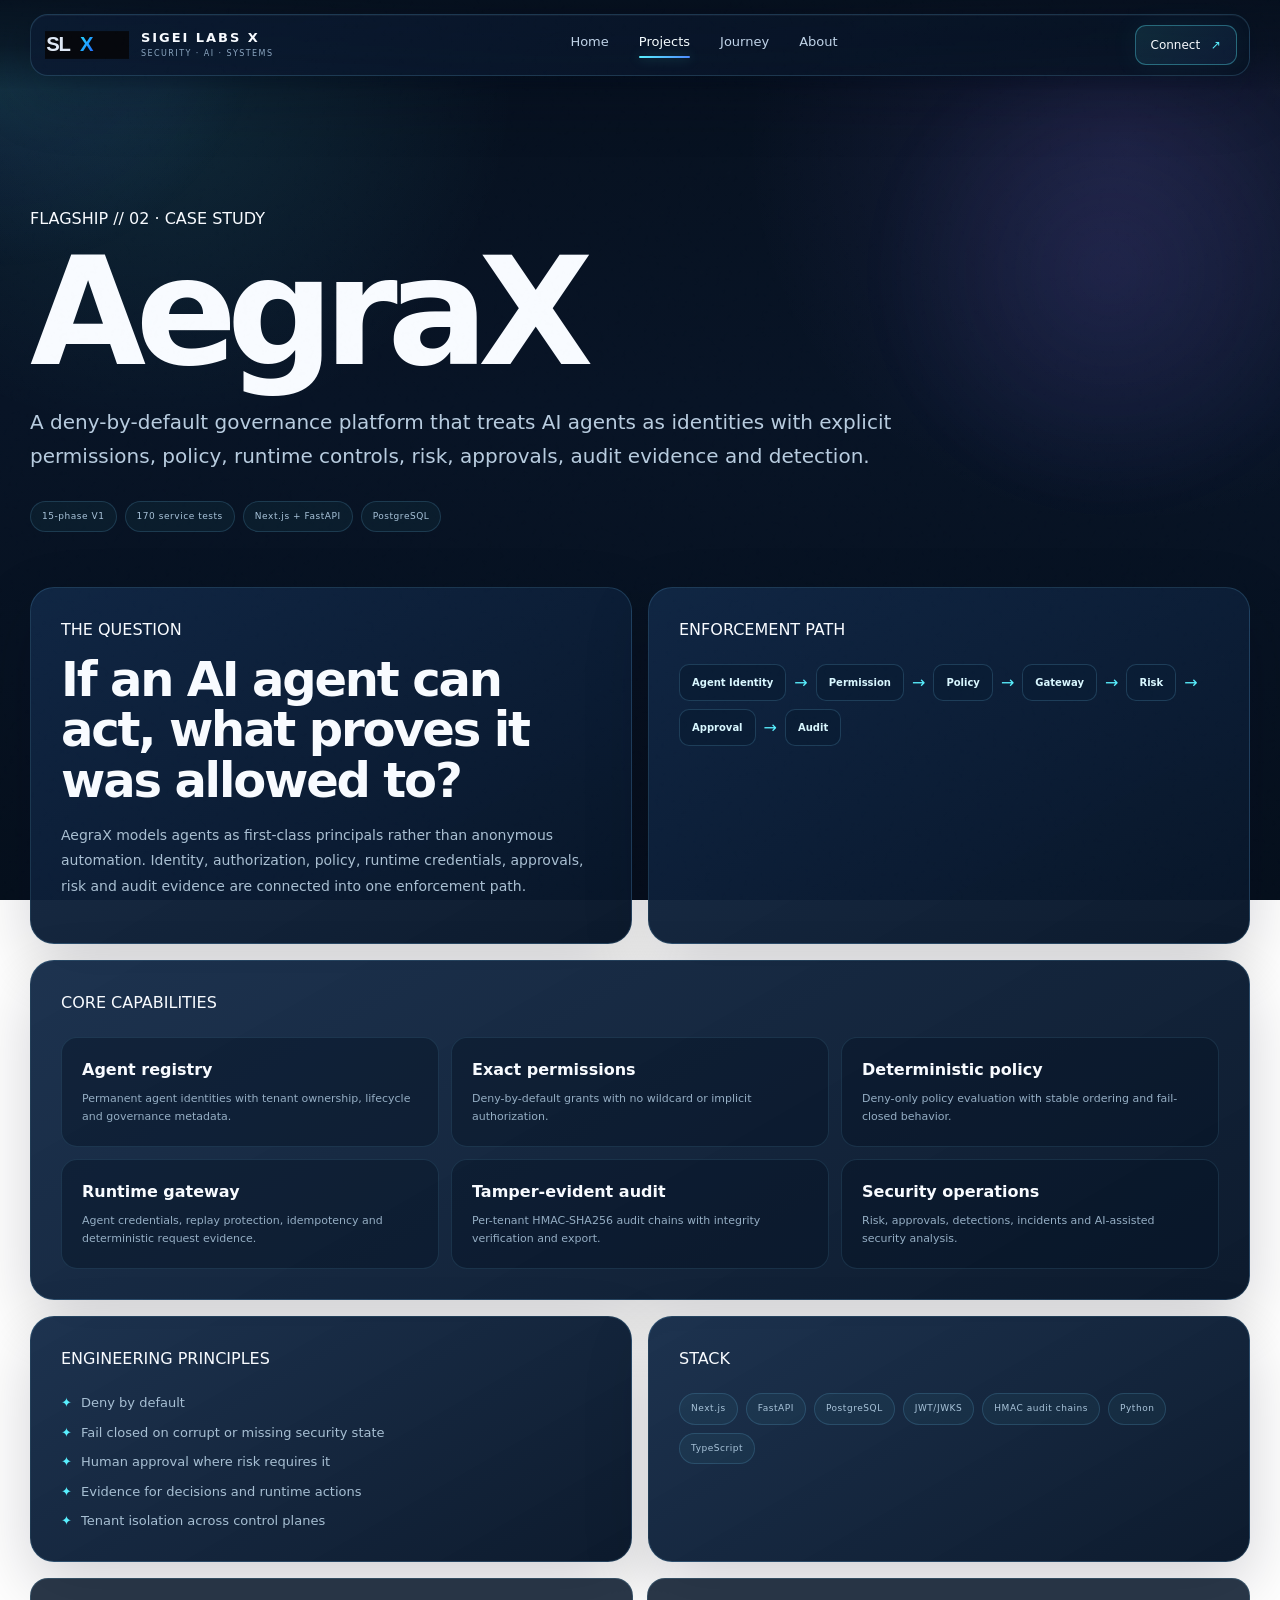
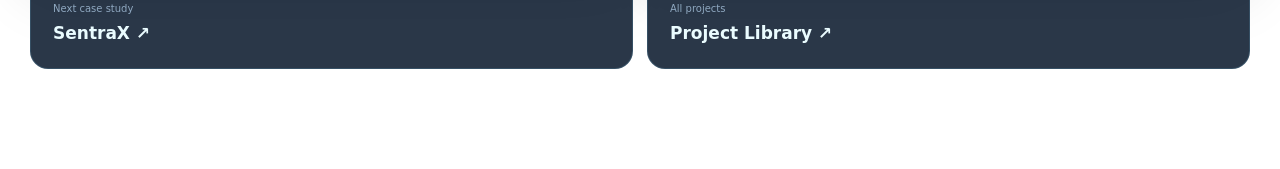
<file: case-studies/aegrax.html>
<!doctype html>
<html lang="en"><head><meta charset="utf-8"/><meta name="viewport" content="width=device-width,initial-scale=1"/><meta name="theme-color" content="#07111f"/><meta name="description" content="AegraX case study — deny-by-default AI agent security and governance."/><title>AegraX Case Study — Sigei Labs X</title><link rel="icon" href="../favicon.svg" type="image/svg+xml"/><link rel="stylesheet" href="../styles/base.css"/><link rel="stylesheet" href="../styles/sections.css"/><link rel="stylesheet" href="../styles/pages.css"/></head><body><div class="noise"></div><div class="mouse-glow" id="mouseGlow"></div><header class="nav-wrap"><nav class="nav shell"><a href="../index.html" class="brand"><span class="brand-mark">SLX</span><span class="brand-copy"><b>SIGEI LABS X</b><small>SECURITY · AI · SYSTEMS</small></span></a><div class="nav-links" id="navLinks"><a href="../index.html">Home</a><a class="active" href="../projects.html">Projects</a><a href="../journey.html">Journey</a><a href="../about.html">About</a></div><a class="nav-cta" href="../about.html#contact">Connect <span>↗</span></a><button class="menu-btn" id="menuBtn">☰</button></nav></header><main class="page-main case-study"><section class="case-hero shell reveal" style="--case-accent:#8d7cff"><span class="kicker">FLAGSHIP // 02 · CASE STUDY</span><h1>AegraX</h1><p class="case-lead">A deny-by-default governance platform that treats AI agents as identities with explicit permissions, policy, runtime controls, risk, approvals, audit evidence and detection.</p><div class="case-meta"><span>15-phase V1</span><span>170 service tests</span><span>Next.js + FastAPI</span><span>PostgreSQL</span></div></section><section class="case-layout shell"><article class="case-panel reveal"><span class="kicker">THE QUESTION</span><h2>If an AI agent can act, what proves it was allowed to?</h2><p>AegraX models agents as first-class principals rather than anonymous automation. Identity, authorization, policy, runtime credentials, approvals, risk and audit evidence are connected into one enforcement path.</p></article><article class="case-panel reveal"><span class="kicker">ENFORCEMENT PATH</span><div class="case-flow"><b>Agent Identity</b><i>→</i><b>Permission</b><i>→</i><b>Policy</b><i>→</i><b>Gateway</b><i>→</i><b>Risk</b><i>→</i><b>Approval</b><i>→</i><b>Audit</b></div></article><article class="case-panel case-wide reveal"><span class="kicker">CORE CAPABILITIES</span><div class="case-feature-grid"><div><h3>Agent registry</h3><p>Permanent agent identities with tenant ownership, lifecycle and governance metadata.</p></div><div><h3>Exact permissions</h3><p>Deny-by-default grants with no wildcard or implicit authorization.</p></div><div><h3>Deterministic policy</h3><p>Deny-only policy evaluation with stable ordering and fail-closed behavior.</p></div><div><h3>Runtime gateway</h3><p>Agent credentials, replay protection, idempotency and deterministic request evidence.</p></div><div><h3>Tamper-evident audit</h3><p>Per-tenant HMAC-SHA256 audit chains with integrity verification and export.</p></div><div><h3>Security operations</h3><p>Risk, approvals, detections, incidents and AI-assisted security analysis.</p></div></div></article><article class="case-panel reveal"><span class="kicker">ENGINEERING PRINCIPLES</span><ul class="case-list"><li>Deny by default</li><li>Fail closed on corrupt or missing security state</li><li>Human approval where risk requires it</li><li>Evidence for decisions and runtime actions</li><li>Tenant isolation across control planes</li></ul></article><article class="case-panel reveal"><span class="kicker">STACK</span><div class="case-tech"><span>Next.js</span><span>FastAPI</span><span>PostgreSQL</span><span>JWT/JWKS</span><span>HMAC audit chains</span><span>Python</span><span>TypeScript</span></div></article></section><section class="case-next shell"><a href="sentrax.html">Next case study <strong>SentraX ↗</strong></a><a href="../projects.html">All projects <strong>Project Library ↗</strong></a></section></main><script src="../site.js"></script></body></html>
</file>
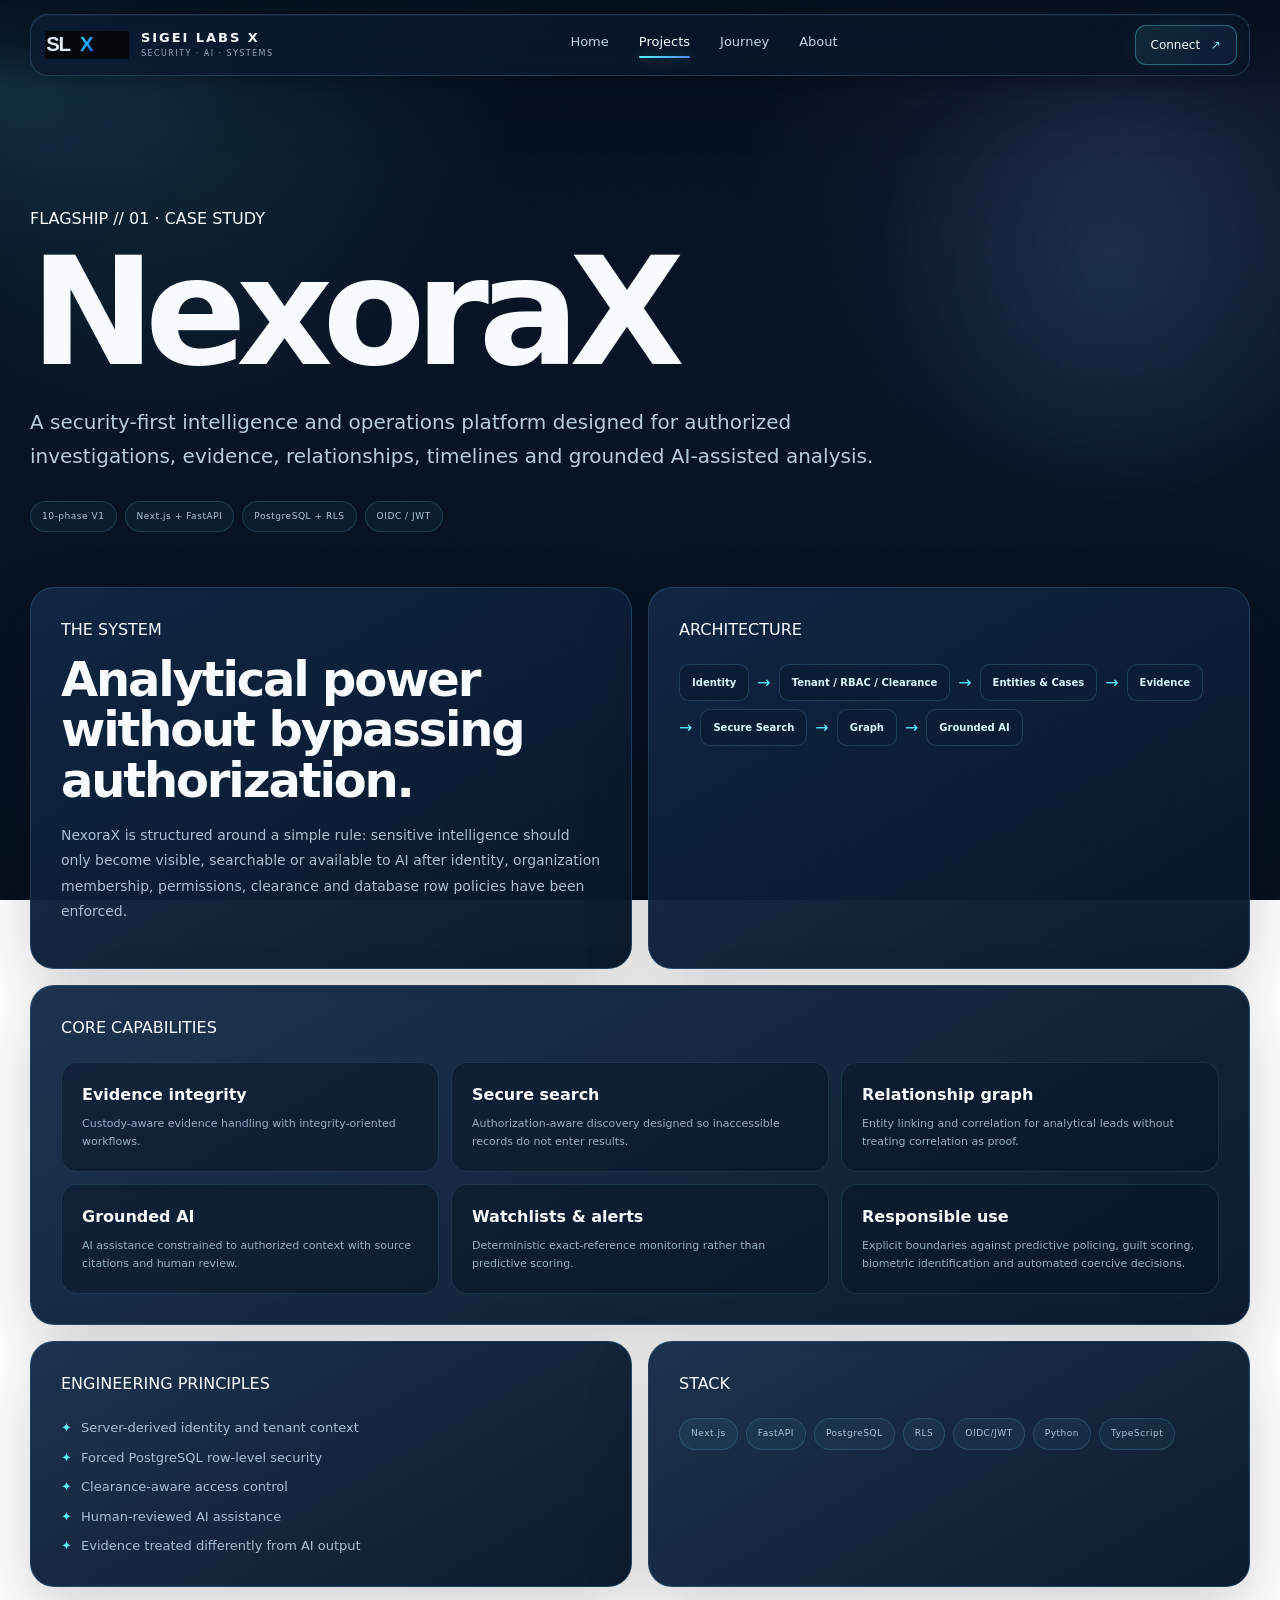
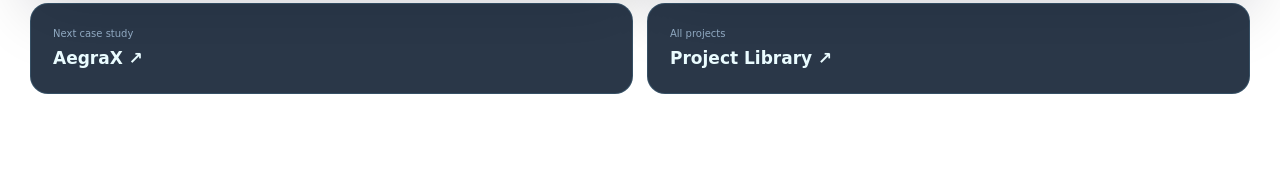
<file: case-studies/nexorax.html>
<!doctype html>
<html lang="en"><head><meta charset="utf-8"/><meta name="viewport" content="width=device-width,initial-scale=1"/><meta name="theme-color" content="#07111f"/><meta name="description" content="NexoraX case study — secure intelligence, evidence, graph analysis and grounded AI-assisted investigations."/><title>NexoraX Case Study — Sigei Labs X</title><link rel="icon" href="../favicon.svg" type="image/svg+xml"/><link rel="stylesheet" href="../styles/base.css"/><link rel="stylesheet" href="../styles/sections.css"/><link rel="stylesheet" href="../styles/pages.css"/></head><body><div class="noise"></div><div class="mouse-glow" id="mouseGlow"></div><header class="nav-wrap"><nav class="nav shell"><a href="../index.html" class="brand"><span class="brand-mark">SLX</span><span class="brand-copy"><b>SIGEI LABS X</b><small>SECURITY · AI · SYSTEMS</small></span></a><div class="nav-links" id="navLinks"><a href="../index.html">Home</a><a class="active" href="../projects.html">Projects</a><a href="../journey.html">Journey</a><a href="../about.html">About</a></div><a class="nav-cta" href="../about.html#contact">Connect <span>↗</span></a><button class="menu-btn" id="menuBtn">☰</button></nav></header><main class="page-main case-study"><section class="case-hero shell reveal" style="--case-accent:#64e7ff"><span class="kicker">FLAGSHIP // 01 · CASE STUDY</span><h1>NexoraX</h1><p class="case-lead">A security-first intelligence and operations platform designed for authorized investigations, evidence, relationships, timelines and grounded AI-assisted analysis.</p><div class="case-meta"><span>10-phase V1</span><span>Next.js + FastAPI</span><span>PostgreSQL + RLS</span><span>OIDC / JWT</span></div></section><section class="case-layout shell"><article class="case-panel reveal"><span class="kicker">THE SYSTEM</span><h2>Analytical power without bypassing authorization.</h2><p>NexoraX is structured around a simple rule: sensitive intelligence should only become visible, searchable or available to AI after identity, organization membership, permissions, clearance and database row policies have been enforced.</p></article><article class="case-panel reveal"><span class="kicker">ARCHITECTURE</span><div class="case-flow"><b>Identity</b><i>→</i><b>Tenant / RBAC / Clearance</b><i>→</i><b>Entities & Cases</b><i>→</i><b>Evidence</b><i>→</i><b>Secure Search</b><i>→</i><b>Graph</b><i>→</i><b>Grounded AI</b></div></article><article class="case-panel case-wide reveal"><span class="kicker">CORE CAPABILITIES</span><div class="case-feature-grid"><div><h3>Evidence integrity</h3><p>Custody-aware evidence handling with integrity-oriented workflows.</p></div><div><h3>Secure search</h3><p>Authorization-aware discovery designed so inaccessible records do not enter results.</p></div><div><h3>Relationship graph</h3><p>Entity linking and correlation for analytical leads without treating correlation as proof.</p></div><div><h3>Grounded AI</h3><p>AI assistance constrained to authorized context with source citations and human review.</p></div><div><h3>Watchlists & alerts</h3><p>Deterministic exact-reference monitoring rather than predictive scoring.</p></div><div><h3>Responsible use</h3><p>Explicit boundaries against predictive policing, guilt scoring, biometric identification and automated coercive decisions.</p></div></div></article><article class="case-panel reveal"><span class="kicker">ENGINEERING PRINCIPLES</span><ul class="case-list"><li>Server-derived identity and tenant context</li><li>Forced PostgreSQL row-level security</li><li>Clearance-aware access control</li><li>Human-reviewed AI assistance</li><li>Evidence treated differently from AI output</li></ul></article><article class="case-panel reveal"><span class="kicker">STACK</span><div class="case-tech"><span>Next.js</span><span>FastAPI</span><span>PostgreSQL</span><span>RLS</span><span>OIDC/JWT</span><span>Python</span><span>TypeScript</span></div></article></section><section class="case-next shell"><a href="aegrax.html">Next case study <strong>AegraX ↗</strong></a><a href="../projects.html">All projects <strong>Project Library ↗</strong></a></section></main><script src="../site.js"></script></body></html>
</file>
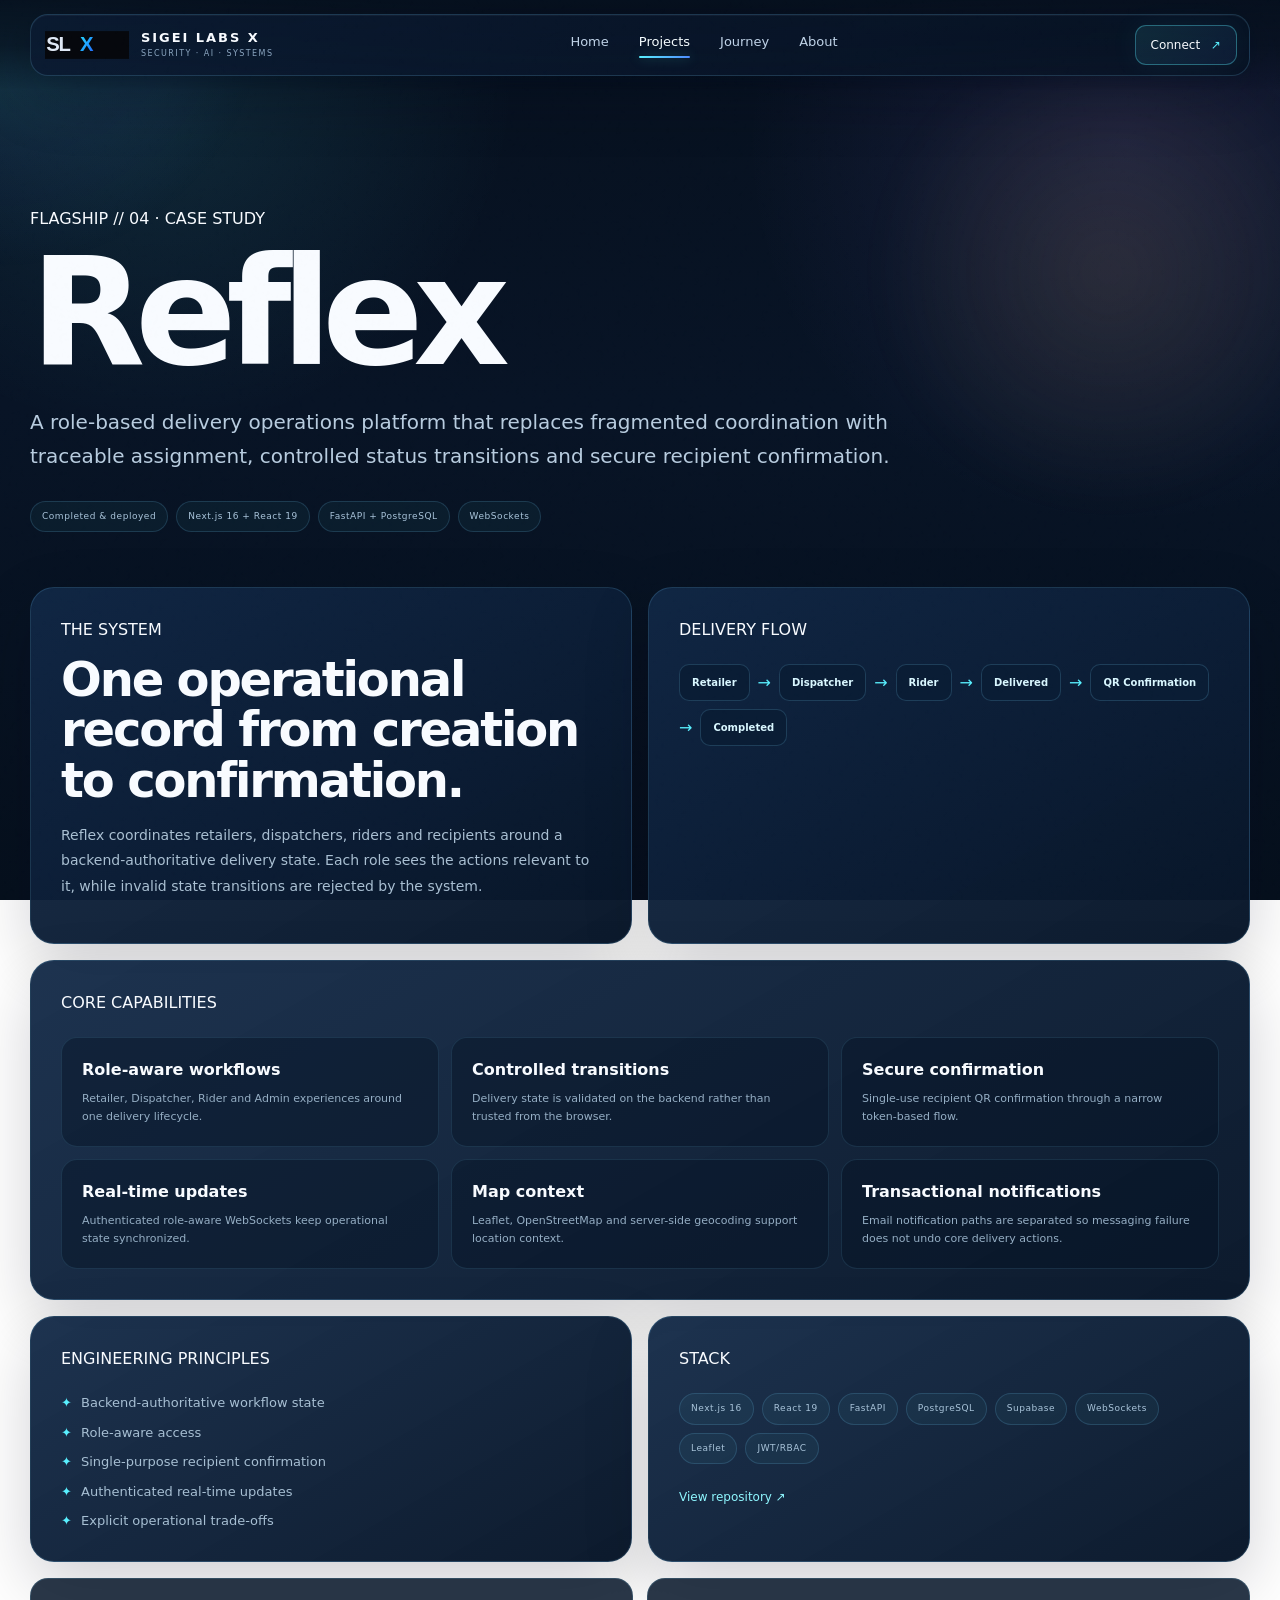
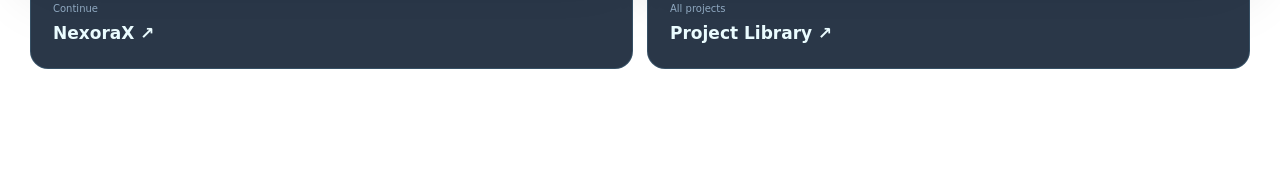
<file: case-studies/reflex.html>
<!doctype html>
<html lang="en"><head><meta charset="utf-8"/><meta name="viewport" content="width=device-width,initial-scale=1"/><meta name="theme-color" content="#07111f"/><meta name="description" content="Reflex case study — role-based delivery operations with secure recipient confirmation."/><title>Reflex Case Study — Sigei Labs X</title><link rel="icon" href="../favicon.svg" type="image/svg+xml"/><link rel="stylesheet" href="../styles/base.css"/><link rel="stylesheet" href="../styles/sections.css"/><link rel="stylesheet" href="../styles/pages.css"/></head><body><div class="noise"></div><div class="mouse-glow" id="mouseGlow"></div><header class="nav-wrap"><nav class="nav shell"><a href="../index.html" class="brand"><span class="brand-mark">SLX</span><span class="brand-copy"><b>SIGEI LABS X</b><small>SECURITY · AI · SYSTEMS</small></span></a><div class="nav-links" id="navLinks"><a href="../index.html">Home</a><a class="active" href="../projects.html">Projects</a><a href="../journey.html">Journey</a><a href="../about.html">About</a></div><a class="nav-cta" href="../about.html#contact">Connect <span>↗</span></a><button class="menu-btn" id="menuBtn">☰</button></nav></header><main class="page-main case-study"><section class="case-hero shell reveal" style="--case-accent:#f5c76a"><span class="kicker">FLAGSHIP // 04 · CASE STUDY</span><h1>Reflex</h1><p class="case-lead">A role-based delivery operations platform that replaces fragmented coordination with traceable assignment, controlled status transitions and secure recipient confirmation.</p><div class="case-meta"><span>Completed & deployed</span><span>Next.js 16 + React 19</span><span>FastAPI + PostgreSQL</span><span>WebSockets</span></div></section><section class="case-layout shell"><article class="case-panel reveal"><span class="kicker">THE SYSTEM</span><h2>One operational record from creation to confirmation.</h2><p>Reflex coordinates retailers, dispatchers, riders and recipients around a backend-authoritative delivery state. Each role sees the actions relevant to it, while invalid state transitions are rejected by the system.</p></article><article class="case-panel reveal"><span class="kicker">DELIVERY FLOW</span><div class="case-flow"><b>Retailer</b><i>→</i><b>Dispatcher</b><i>→</i><b>Rider</b><i>→</i><b>Delivered</b><i>→</i><b>QR Confirmation</b><i>→</i><b>Completed</b></div></article><article class="case-panel case-wide reveal"><span class="kicker">CORE CAPABILITIES</span><div class="case-feature-grid"><div><h3>Role-aware workflows</h3><p>Retailer, Dispatcher, Rider and Admin experiences around one delivery lifecycle.</p></div><div><h3>Controlled transitions</h3><p>Delivery state is validated on the backend rather than trusted from the browser.</p></div><div><h3>Secure confirmation</h3><p>Single-use recipient QR confirmation through a narrow token-based flow.</p></div><div><h3>Real-time updates</h3><p>Authenticated role-aware WebSockets keep operational state synchronized.</p></div><div><h3>Map context</h3><p>Leaflet, OpenStreetMap and server-side geocoding support location context.</p></div><div><h3>Transactional notifications</h3><p>Email notification paths are separated so messaging failure does not undo core delivery actions.</p></div></div></article><article class="case-panel reveal"><span class="kicker">ENGINEERING PRINCIPLES</span><ul class="case-list"><li>Backend-authoritative workflow state</li><li>Role-aware access</li><li>Single-purpose recipient confirmation</li><li>Authenticated real-time updates</li><li>Explicit operational trade-offs</li></ul></article><article class="case-panel reveal"><span class="kicker">STACK</span><div class="case-tech"><span>Next.js 16</span><span>React 19</span><span>FastAPI</span><span>PostgreSQL</span><span>Supabase</span><span>WebSockets</span><span>Leaflet</span><span>JWT/RBAC</span></div><a class="case-repo" href="https://github.com/6manusigei3/Reflex" target="_blank" rel="noreferrer">View repository ↗</a></article></section><section class="case-next shell"><a href="nexorax.html">Continue <strong>NexoraX ↗</strong></a><a href="../projects.html">All projects <strong>Project Library ↗</strong></a></section></main><script src="../site.js"></script></body></html>
</file>
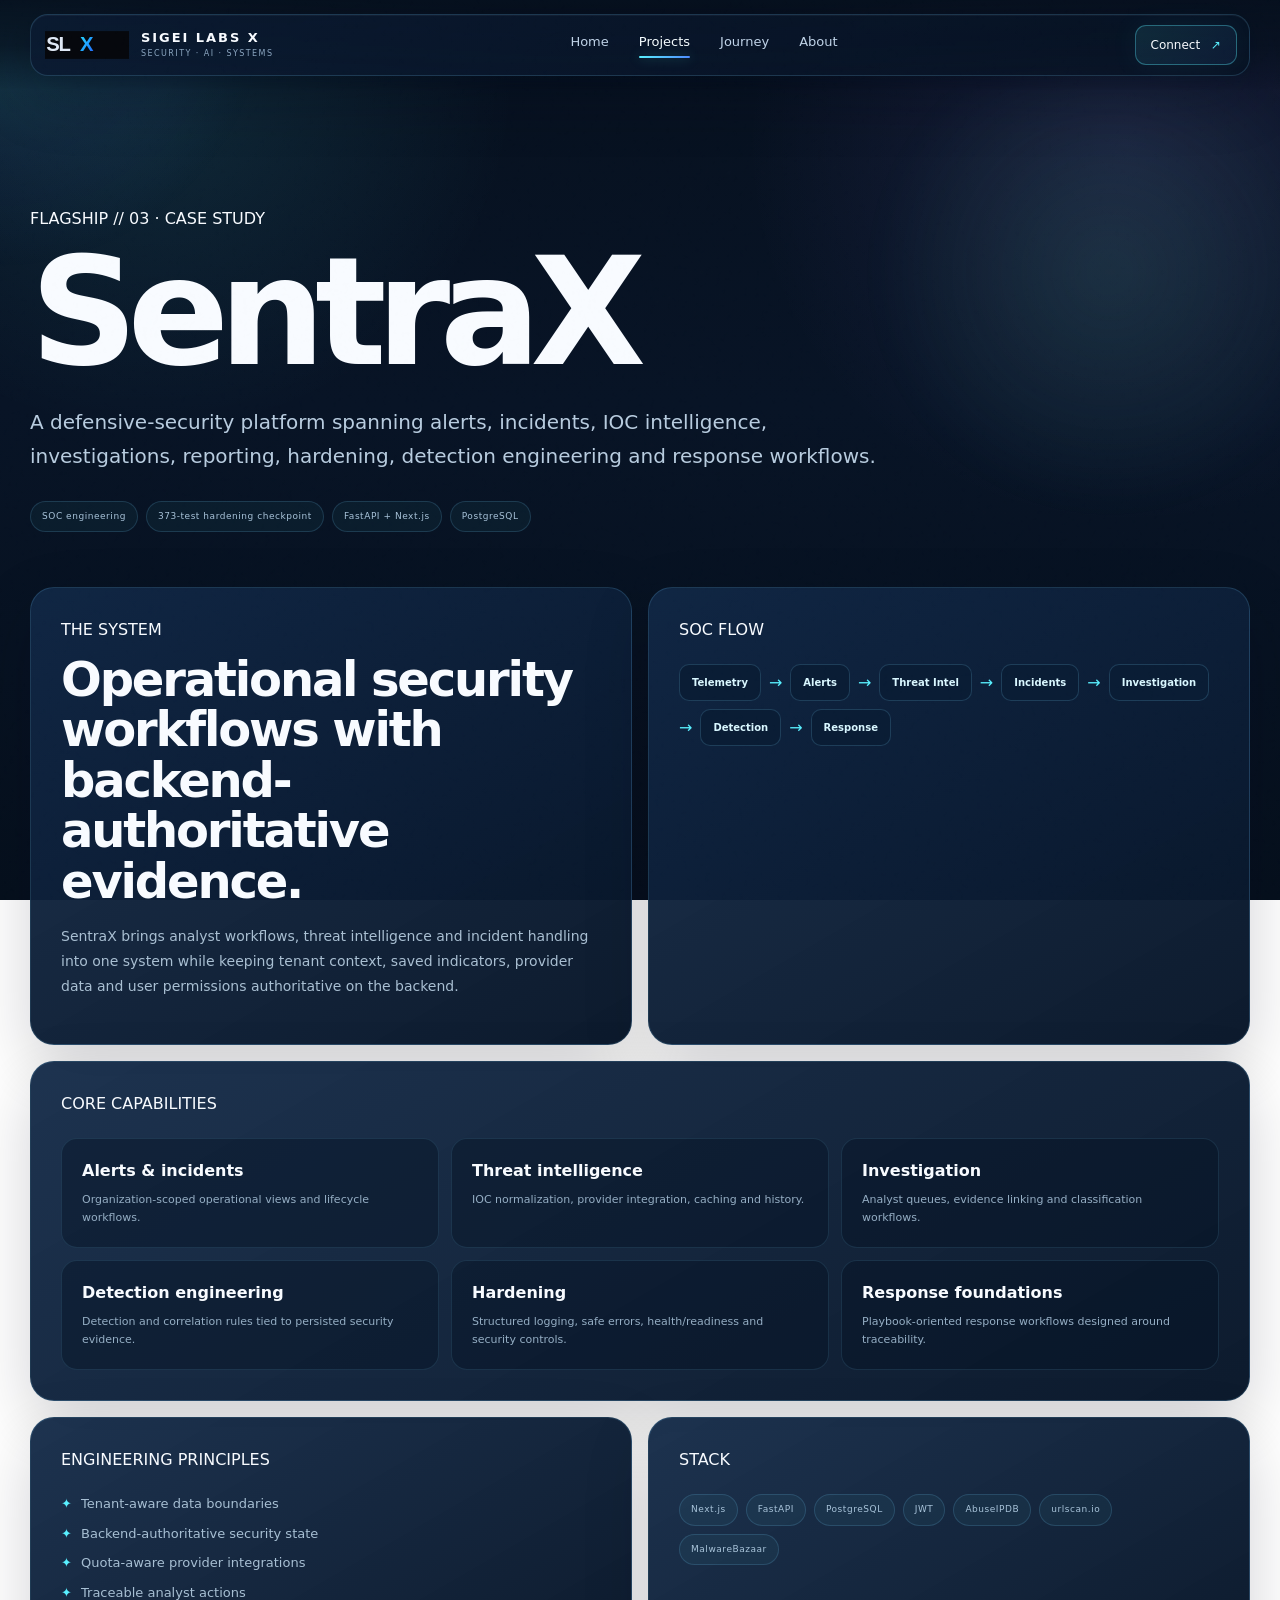
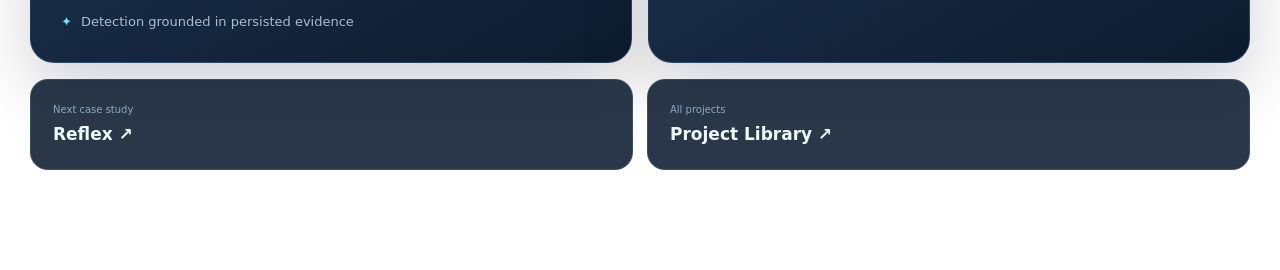
<file: case-studies/sentrax.html>
<!doctype html>
<html lang="en"><head><meta charset="utf-8"/><meta name="viewport" content="width=device-width,initial-scale=1"/><meta name="theme-color" content="#07111f"/><meta name="description" content="SentraX case study — SOC engineering, threat intelligence, investigations, detection and response workflows."/><title>SentraX Case Study — Sigei Labs X</title><link rel="icon" href="../favicon.svg" type="image/svg+xml"/><link rel="stylesheet" href="../styles/base.css"/><link rel="stylesheet" href="../styles/sections.css"/><link rel="stylesheet" href="../styles/pages.css"/></head><body><div class="noise"></div><div class="mouse-glow" id="mouseGlow"></div><header class="nav-wrap"><nav class="nav shell"><a href="../index.html" class="brand"><span class="brand-mark">SLX</span><span class="brand-copy"><b>SIGEI LABS X</b><small>SECURITY · AI · SYSTEMS</small></span></a><div class="nav-links" id="navLinks"><a href="../index.html">Home</a><a class="active" href="../projects.html">Projects</a><a href="../journey.html">Journey</a><a href="../about.html">About</a></div><a class="nav-cta" href="../about.html#contact">Connect <span>↗</span></a><button class="menu-btn" id="menuBtn">☰</button></nav></header><main class="page-main case-study"><section class="case-hero shell reveal" style="--case-accent:#69f0bd"><span class="kicker">FLAGSHIP // 03 · CASE STUDY</span><h1>SentraX</h1><p class="case-lead">A defensive-security platform spanning alerts, incidents, IOC intelligence, investigations, reporting, hardening, detection engineering and response workflows.</p><div class="case-meta"><span>SOC engineering</span><span>373-test hardening checkpoint</span><span>FastAPI + Next.js</span><span>PostgreSQL</span></div></section><section class="case-layout shell"><article class="case-panel reveal"><span class="kicker">THE SYSTEM</span><h2>Operational security workflows with backend-authoritative evidence.</h2><p>SentraX brings analyst workflows, threat intelligence and incident handling into one system while keeping tenant context, saved indicators, provider data and user permissions authoritative on the backend.</p></article><article class="case-panel reveal"><span class="kicker">SOC FLOW</span><div class="case-flow"><b>Telemetry</b><i>→</i><b>Alerts</b><i>→</i><b>Threat Intel</b><i>→</i><b>Incidents</b><i>→</i><b>Investigation</b><i>→</i><b>Detection</b><i>→</i><b>Response</b></div></article><article class="case-panel case-wide reveal"><span class="kicker">CORE CAPABILITIES</span><div class="case-feature-grid"><div><h3>Alerts & incidents</h3><p>Organization-scoped operational views and lifecycle workflows.</p></div><div><h3>Threat intelligence</h3><p>IOC normalization, provider integration, caching and history.</p></div><div><h3>Investigation</h3><p>Analyst queues, evidence linking and classification workflows.</p></div><div><h3>Detection engineering</h3><p>Detection and correlation rules tied to persisted security evidence.</p></div><div><h3>Hardening</h3><p>Structured logging, safe errors, health/readiness and security controls.</p></div><div><h3>Response foundations</h3><p>Playbook-oriented response workflows designed around traceability.</p></div></div></article><article class="case-panel reveal"><span class="kicker">ENGINEERING PRINCIPLES</span><ul class="case-list"><li>Tenant-aware data boundaries</li><li>Backend-authoritative security state</li><li>Quota-aware provider integrations</li><li>Traceable analyst actions</li><li>Detection grounded in persisted evidence</li></ul></article><article class="case-panel reveal"><span class="kicker">STACK</span><div class="case-tech"><span>Next.js</span><span>FastAPI</span><span>PostgreSQL</span><span>JWT</span><span>AbuseIPDB</span><span>urlscan.io</span><span>MalwareBazaar</span></div></article></section><section class="case-next shell"><a href="reflex.html">Next case study <strong>Reflex ↗</strong></a><a href="../projects.html">All projects <strong>Project Library ↗</strong></a></section></main><script src="../site.js"></script></body></html>
</file>
<file: styles/base.css>
:root{
  --bg:#07111f;--bg2:#0b1730;--panel:#0d1b32;--panel2:#122542;--text:#f8fbff;--muted:#a9bdd2;
  --line:rgba(121,208,255,.20);--cyan:#59f0ff;--cyan2:#22cfff;--blue:#4f8cff;--violet:#9b7cff;--green:#61ffc0;--amber:#ffd66b;
  --max:1220px;--radius:26px;--shadow:0 30px 90px rgba(0,10,30,.42)
}
*{box-sizing:border-box}html{scroll-behavior:smooth}body{margin:0;color:var(--text);font-family:Inter,ui-sans-serif,system-ui,-apple-system,BlinkMacSystemFont,"Segoe UI",sans-serif;line-height:1.5;overflow-x:hidden;background:
radial-gradient(circle at 12% 8%,rgba(89,240,255,.11),transparent 26%),
radial-gradient(circle at 88% 16%,rgba(155,124,255,.12),transparent 28%),
linear-gradient(180deg,#07111f 0%,#081426 45%,#06101d 100%);background-attachment:fixed}a{color:inherit;text-decoration:none}button{font:inherit}.shell{width:min(var(--max),calc(100% - 42px));margin-inline:auto}.noise{position:fixed;inset:0;pointer-events:none;z-index:100;opacity:.08;background-image:url("data:image/svg+xml,%3Csvg viewBox='0 0 180 180' xmlns='http://www.w3.org/2000/svg'%3E%3Cfilter id='n'%3E%3CfeTurbulence type='fractalNoise' baseFrequency='.9' numOctaves='3' stitchTiles='stitch'/%3E%3C/filter%3E%3Crect width='100%25' height='100%25' filter='url(%23n)' opacity='.11'/%3E%3C/svg%3E")}.mouse-glow{position:fixed;left:0;top:0;width:560px;height:560px;border-radius:50%;background:radial-gradient(circle,rgba(89,240,255,.14),rgba(79,140,255,.06) 40%,transparent 68%);pointer-events:none;z-index:-1;transform:translate(-50%,-50%)}
.nav-wrap{position:fixed;z-index:60;top:0;left:0;right:0;padding:14px 0;background:linear-gradient(to bottom,rgba(7,17,31,.94),rgba(7,17,31,.72),transparent);backdrop-filter:blur(18px);-webkit-backdrop-filter:blur(18px)}.nav{display:flex;align-items:center;justify-content:space-between;border:1px solid rgba(121,208,255,.18);background:linear-gradient(135deg,rgba(11,27,50,.90),rgba(8,19,36,.84));border-radius:18px;padding:10px 12px 10px 14px;box-shadow:0 18px 60px rgba(0,8,25,.32),inset 0 1px rgba(255,255,255,.04)}.brand{display:flex;align-items:center;gap:12px}.brand-mark{display:block;width:84px;height:36px;border:0;border-radius:0;background:url('../logo-slx.svg') left center/contain no-repeat;box-shadow:none;font-size:0;letter-spacing:0;flex:0 0 auto}.brand-copy{display:grid;line-height:1.05}.brand-copy b{font-size:13px;letter-spacing:.15em}.brand-copy small{margin-top:5px;color:#8ba6c0;font-size:8px;letter-spacing:.18em}.nav-links{display:flex;gap:30px}.nav-links a{color:#c0d3e8;font-size:13px;transition:.25s}.nav-links a:hover{color:white}.nav-cta{font-size:12px;border:1px solid rgba(89,240,255,.34);padding:10px 15px;border-radius:11px;background:linear-gradient(135deg,rgba(89,240,255,.10),rgba(79,140,255,.08));box-shadow:0 0 30px rgba(89,240,255,.06)}.nav-cta span{color:var(--cyan);margin-left:7px}.menu-btn{display:none;background:none;border:0;color:white;font-size:24px}.footer-brand .brand-mark{width:76px;height:32px}
@media(max-width:760px){.shell{width:min(var(--max),calc(100% - 26px))}.brand-mark{width:72px;height:31px}.brand-copy b{font-size:11px;letter-spacing:.12em}.brand-copy small{font-size:7px}.nav-links{position:absolute;top:72px;left:13px;right:13px;display:none;flex-direction:column;gap:0;padding:8px;border:1px solid rgba(121,208,255,.18);background:#0a1629;border-radius:15px;box-shadow:0 20px 60px rgba(0,0,0,.35)}.nav-links.open{display:flex}.nav-links a{padding:12px}.nav-cta{display:none}.menu-btn{display:block}}
</file>
<file: styles/hero.css>
.hero{min-height:100vh;padding:150px 0 88px;display:grid;grid-template-columns:1.08fr .92fr;gap:64px;align-items:center;position:relative}.hero-grid{position:absolute;inset:80px -20vw 0;background-image:linear-gradient(rgba(125,210,255,.07) 1px,transparent 1px),linear-gradient(90deg,rgba(125,210,255,.07) 1px,transparent 1px);background-size:58px 58px;mask-image:linear-gradient(to bottom,transparent 4%,black 28%,transparent 96%);z-index:-2}.hero-grid:after{content:"";position:absolute;width:820px;height:820px;border-radius:50%;right:-60px;top:10px;background:radial-gradient(circle,rgba(89,240,255,.18),rgba(79,140,255,.10) 34%,rgba(155,124,255,.07) 48%,transparent 68%);filter:blur(8px)}.eyebrow,.kicker{font-size:10px;letter-spacing:.23em;font-weight:800;color:#9bb7d0}.eyebrow{display:flex;align-items:center;gap:10px;margin-bottom:24px}.pulse-dot{width:7px;height:7px;border-radius:50%;background:var(--green);box-shadow:0 0 0 0 rgba(97,255,192,.6);animation:pulse 2.2s infinite}.hero h1{margin:0;font-size:clamp(47px,6vw,84px);line-height:.99;letter-spacing:-.058em;max-width:820px}.hero h1 em{font-style:normal;color:transparent;background:linear-gradient(100deg,#ffffff 5%,#8ff7ff 42%,#86a9ff 78%,#c4a8ff);-webkit-background-clip:text;background-clip:text;text-shadow:0 0 34px rgba(89,240,255,.14)}.hero-sub{color:#bed0e2;font-size:17px;max-width:700px;margin:28px 0 32px;line-height:1.75}.hero-sub strong{color:#ffffff;font-weight:700}.hero-actions,.contact-actions{display:flex;gap:12px;flex-wrap:wrap}.btn{display:inline-flex;align-items:center;gap:16px;padding:13px 18px;border-radius:12px;font-size:13px;font-weight:750;border:1px solid transparent;transition:.25s;cursor:pointer}.btn:hover{transform:translateY(-2px)}.btn-primary{color:#03131d;background:linear-gradient(135deg,#8ff8ff 0%,#59f0ff 42%,#72a5ff 100%);box-shadow:0 12px 46px rgba(89,240,255,.24)}.btn-primary span{font-size:16px}.btn-ghost{border-color:rgba(151,207,255,.20);background:rgba(255,255,255,.05);color:#eef8ff;box-shadow:inset 0 1px rgba(255,255,255,.04)}.btn-ghost:hover{border-color:rgba(89,240,255,.36);background:rgba(89,240,255,.07)}.hero-proof{display:flex;gap:28px;margin-top:42px;padding-top:24px;border-top:1px solid rgba(121,208,255,.20)}.hero-proof div{display:grid;gap:3px}.hero-proof b{font-size:20px;color:#ffffff}.hero-proof span{color:#8da6bf;font-size:10px;text-transform:uppercase;letter-spacing:.1em}
.hero-visual{display:flex;justify-content:center}.orbital-card{width:min(100%,480px);aspect-ratio:.9;border:1px solid rgba(125,215,255,.24);border-radius:30px;background:linear-gradient(155deg,rgba(16,37,66,.92),rgba(9,20,39,.84));box-shadow:0 38px 100px rgba(0,9,30,.45),0 0 80px rgba(79,140,255,.07),inset 0 1px rgba(255,255,255,.05);padding:18px;position:relative;overflow:hidden}.orbital-card:before{content:"";position:absolute;inset:0;background:radial-gradient(circle at 72% 18%,rgba(89,240,255,.20),transparent 34%),radial-gradient(circle at 18% 88%,rgba(155,124,255,.18),transparent 31%)}.orbital-top,.orbital-bottom{position:relative;z-index:2;display:flex;justify-content:space-between;align-items:center;color:#89a5bf;font-size:8px;letter-spacing:.15em}.live{color:#7dffd0;border:1px solid rgba(97,255,192,.28);padding:4px 7px;border-radius:999px;background:rgba(97,255,192,.06)}.orbital-bottom{position:absolute;bottom:18px;left:18px;right:18px;gap:6px}.orbital-bottom span{border:1px solid rgba(121,208,255,.12);border-radius:7px;padding:6px 7px;background:rgba(4,12,24,.30)}.orbital-scene{height:calc(100% - 50px);position:relative;display:grid;place-items:center}.core{position:absolute;z-index:4;width:94px;height:94px;border-radius:24px;display:grid;place-items:center;background:linear-gradient(145deg,rgba(89,240,255,.28),rgba(79,140,255,.18),rgba(155,124,255,.14));border:1px solid rgba(137,238,255,.48);box-shadow:0 0 72px rgba(89,240,255,.20),inset 0 0 40px rgba(255,255,255,.05)}.core span{font-size:33px;font-weight:900;line-height:.8}.core small{font-size:7px;letter-spacing:.19em;color:#b6fbff}.orbit{position:absolute;border-radius:50%;border:1px solid rgba(120,195,255,.20)}.orbit:before{content:"";position:absolute;width:7px;height:7px;border-radius:50%;background:var(--cyan);box-shadow:0 0 18px var(--cyan)}.orbit-1{width:190px;height:190px;animation:spin 20s linear infinite}.orbit-1:before{left:20px;top:25px}.orbit-2{width:285px;height:285px;border-style:dashed;animation:spin 34s linear infinite reverse}.orbit-2:before{right:25px;bottom:53px;background:var(--violet);box-shadow:0 0 17px var(--violet)}.orbit-3{width:360px;height:360px;opacity:.75;animation:spin 50s linear infinite}.orbit-3:before{left:42%;top:-4px;background:var(--green);box-shadow:0 0 17px var(--green)}.node{position:absolute;z-index:3;font-size:7px;letter-spacing:.16em;color:#bed2e6;border:1px solid rgba(139,216,255,.16);padding:7px 9px;border-radius:7px;background:rgba(7,20,37,.92);box-shadow:0 8px 24px rgba(0,0,0,.24)}.n1{top:17%;left:11%}.n2{top:23%;right:8%}.n3{bottom:24%;left:7%}.n4{bottom:19%;right:10%}.n5{top:47%;right:0}.n6{top:49%;left:0}
.marquee{border-block:1px solid rgba(121,208,255,.16);overflow:hidden;background:linear-gradient(90deg,rgba(9,23,42,.96),rgba(12,31,57,.96),rgba(9,23,42,.96))}.marquee-track{display:flex;width:max-content;gap:22px;padding:13px 0;animation:marquee 34s linear infinite}.marquee span{font-size:9px;letter-spacing:.2em;color:#adc3d9}.marquee i{color:#59f0ff;font-style:normal;font-size:8px}
@media(max-width:900px){.hero{grid-template-columns:1fr;min-height:auto;padding-top:138px}.hero-copy{max-width:760px}.hero-visual{margin-top:8px}.orbital-card{max-width:470px}}
</file>
<file: styles/projects.css>
.section{padding:112px 0}.section-head{display:grid;grid-template-columns:1fr .62fr;gap:60px;align-items:end;margin-bottom:42px}.section-head h2{font-size:clamp(38px,4.5vw,64px);letter-spacing:-.05em;margin:9px 0 0;line-height:1}.section-head p{color:#8798ad;max-width:520px;margin:0 0 3px;line-height:1.75;font-size:14px}
.flagship-grid{display:grid;grid-template-columns:repeat(12,1fr);gap:18px}.flagship-card{position:relative;min-height:420px;border:1px solid rgba(157,190,221,.12);background:linear-gradient(160deg,rgba(16,25,39,.86),rgba(7,11,17,.88));border-radius:var(--radius);padding:25px;overflow:hidden;cursor:pointer;transition:.35s;box-shadow:inset 0 1px rgba(255,255,255,.025)}.flagship-card:hover{transform:translateY(-6px);border-color:rgba(100,231,255,.26);box-shadow:0 28px 70px rgba(0,0,0,.3),0 0 0 1px rgba(100,231,255,.03)}.flagship-card:nth-child(1),.flagship-card:nth-child(4){grid-column:span 7}.flagship-card:nth-child(2),.flagship-card:nth-child(3){grid-column:span 5}.flagship-card .card-glow{position:absolute;inset:auto -90px -140px auto;width:310px;height:310px;border-radius:50%;filter:blur(5px);opacity:.17}.flagship-card .serial{font:700 9px/1 ui-monospace,SFMono-Regular,Menlo,monospace;letter-spacing:.16em;color:#66788f}.flagship-card h3{font-size:36px;letter-spacing:-.045em;margin:18px 0 7px}.flagship-card .tagline{color:#a8b7c9;font-size:14px;max-width:480px}.flagship-card .project-type{display:inline-flex;margin-top:18px;border:1px solid rgba(255,255,255,.08);padding:6px 8px;border-radius:7px;font-size:8px;letter-spacing:.14em;color:#7c8da3}.mini-arch{position:absolute;left:25px;right:25px;bottom:66px;display:flex;align-items:center;gap:7px;overflow:hidden}.mini-arch span{white-space:nowrap;border:1px solid rgba(255,255,255,.08);background:rgba(0,0,0,.15);border-radius:8px;padding:8px 9px;font-size:8px;letter-spacing:.08em;color:#9aadc1}.mini-arch i{font-style:normal;color:#3dbed7}.card-foot{position:absolute;left:25px;right:25px;bottom:23px;border-top:1px solid rgba(255,255,255,.07);padding-top:13px;display:flex;justify-content:space-between;align-items:center;color:#73849a;font-size:9px;letter-spacing:.08em}.card-foot b{color:#cbeaf3;font-weight:700}.card-foot strong{font-size:16px;color:#6feaff}
.archive-section{padding-top:40px}.filter-row{display:flex;gap:8px;flex-wrap:wrap;margin-bottom:22px}.filter{cursor:pointer;border:1px solid rgba(255,255,255,.08);background:#0a0f17;color:#8292a8;border-radius:999px;padding:8px 12px;font-size:10px;letter-spacing:.08em;transition:.25s}.filter:hover,.filter.active{border-color:rgba(100,231,255,.32);background:rgba(100,231,255,.08);color:#dffaff}.project-grid{display:grid;grid-template-columns:repeat(3,1fr);gap:14px}.project-card{position:relative;border:1px solid rgba(255,255,255,.085);border-radius:20px;padding:21px;background:linear-gradient(160deg,#0c121c,#080c13);min-height:255px;display:flex;flex-direction:column;transition:.3s;overflow:hidden}.project-card:hover{transform:translateY(-4px);border-color:rgba(100,231,255,.2)}.project-card:before{content:"";position:absolute;right:-60px;top:-80px;width:180px;height:180px;border-radius:50%;background:var(--card-accent,rgba(100,231,255,.16));filter:blur(20px)}.project-card .pc-top{display:flex;justify-content:space-between;align-items:center;color:#61738a;font-size:8px;letter-spacing:.15em}.project-card .pc-symbol{width:36px;height:36px;border-radius:10px;display:grid;place-items:center;border:1px solid rgba(255,255,255,.1);font-size:12px;color:#cbeef6}.project-card h3{font-size:23px;letter-spacing:-.03em;margin:21px 0 8px}.project-card p{color:#8495aa;font-size:12px;line-height:1.65;margin:0}.project-card .tags{display:flex;gap:6px;flex-wrap:wrap;margin-top:auto;padding-top:18px}.project-card .tags span{font-size:8px;letter-spacing:.07em;border:1px solid rgba(255,255,255,.07);border-radius:6px;padding:5px 7px;color:#74879d}.project-card .pc-link{position:absolute;inset:0;z-index:3}.repo-archive{margin-top:22px;border:1px solid rgba(255,255,255,.08);border-radius:20px;background:#080d14;overflow:hidden}.repo-archive summary{list-style:none;cursor:pointer;padding:18px 20px;display:flex;justify-content:space-between;align-items:center}.repo-archive summary::-webkit-details-marker{display:none}.repo-archive summary span{font-weight:700}.repo-archive summary small{color:#6f8197}.repo-cloud{padding:4px 18px 20px;display:flex;flex-wrap:wrap;gap:8px}.repo-cloud a{font-size:9px;color:#7e90a6;border:1px solid rgba(255,255,255,.07);padding:7px 9px;border-radius:7px}.repo-cloud a:hover{color:#c8f8ff;border-color:rgba(100,231,255,.2)}
</file>
<file: styles/sections.css>
.timeline{position:relative;display:grid;gap:0;border:1px solid rgba(255,255,255,.08);border-radius:26px;background:linear-gradient(180deg,#0b111a,#080c12);overflow:hidden}.timeline-line{position:absolute;left:63px;top:35px;bottom:35px;width:1px;background:linear-gradient(var(--cyan),rgba(141,124,255,.6),rgba(105,240,189,.35))}.timeline article{display:grid;grid-template-columns:76px 1fr;gap:18px;padding:27px 28px;border-bottom:1px solid rgba(255,255,255,.065);position:relative}.timeline article:last-child{border-bottom:0}.timeline article>span{width:34px;height:34px;border-radius:50%;display:grid;place-items:center;background:#091018;border:1px solid rgba(100,231,255,.24);z-index:2;font:700 9px ui-monospace;color:#84ecff}.timeline small{color:#5f7289;font-size:8px;letter-spacing:.16em}.timeline h3{font-size:22px;letter-spacing:-.03em;margin:4px 0 5px}.timeline p{color:#7f91a7;font-size:12px;margin:0;max-width:800px}
.capability-section{border-block:1px solid var(--line);background:linear-gradient(180deg,#080d14,#070a10)}.capability-grid{display:grid;grid-template-columns:repeat(2,1fr);gap:14px}.cap{border:1px solid rgba(255,255,255,.08);border-radius:22px;background:linear-gradient(155deg,#0c131e,#080d14);padding:25px;min-height:270px}.cap>span{display:grid;place-items:center;width:48px;height:48px;border:1px solid rgba(100,231,255,.18);background:rgba(100,231,255,.05);border-radius:14px;color:#6edff4;font:800 10px ui-monospace;letter-spacing:.1em}.cap h3{font-size:25px;letter-spacing:-.03em;margin:20px 0 8px}.cap p{color:#8293a8;line-height:1.7;font-size:13px;max-width:500px}.chips{display:flex;gap:7px;flex-wrap:wrap;margin-top:20px}.chips b{font-size:8px;letter-spacing:.1em;color:#8396ab;border:1px solid rgba(255,255,255,.07);border-radius:999px;padding:6px 8px;font-weight:650}
.about-card{border:1px solid rgba(255,255,255,.09);border-radius:30px;background:radial-gradient(circle at 10% 10%,rgba(100,231,255,.08),transparent 30%),linear-gradient(155deg,#0c121d,#080c13);padding:34px;display:grid;grid-template-columns:70px 1.1fr .9fr;gap:35px;align-items:center}.about-index{font:800 50px/1 ui-monospace;color:rgba(100,231,255,.16);align-self:start}.about-main h2{font-size:clamp(34px,4vw,54px);letter-spacing:-.05em;line-height:1.05;margin:11px 0 20px}.about-main p{color:#8a9bb0;line-height:1.75;font-size:14px;max-width:620px}.about-main strong{color:#d9eef5}.about-links{display:flex;gap:17px;flex-wrap:wrap;margin-top:25px}.about-links a{font-size:11px;color:#86eaff}.about-terminal{border:1px solid rgba(255,255,255,.09);border-radius:17px;background:#05080c;overflow:hidden;box-shadow:0 20px 60px rgba(0,0,0,.35)}.term-bar{height:37px;border-bottom:1px solid rgba(255,255,255,.06);display:flex;align-items:center;gap:6px;padding:0 12px}.term-bar i{width:7px;height:7px;border-radius:50%;background:#33404f}.term-bar span{margin-left:auto;color:#4d5d70;font-size:8px;font-family:ui-monospace}.about-terminal pre{margin:0;padding:22px;font:11px/1.75 ui-monospace,SFMono-Regular,Menlo,monospace;color:#8799ad;white-space:pre-wrap}.about-terminal code>span{color:#64e7ff}.term-green{color:#69f0bd!important}
.contact-section{padding:120px 0;background:radial-gradient(circle at 50% 20%,rgba(100,231,255,.12),transparent 37%),#070a10;border-top:1px solid var(--line)}.contact-inner{text-align:center}.contact-inner h2{font-size:clamp(44px,6vw,84px);letter-spacing:-.06em;line-height:.98;margin:16px auto 25px;max-width:1000px}.contact-inner p{color:#8395aa;max-width:660px;margin:0 auto 30px}.contact-actions{justify-content:center}footer{border-top:1px solid var(--line);padding:28px 0 35px;background:#05070b}.footer-inner{display:grid;grid-template-columns:1fr 1fr auto;gap:30px;align-items:center}.footer-brand .brand-mark{width:38px;height:38px}.footer-inner p,.footer-inner>span{color:#5e7086;font-size:9px}.footer-inner p{text-align:center}
</file>
<file: styles/modal-responsive.css>
.project-modal{width:min(920px,calc(100% - 30px));max-height:90vh;border:1px solid rgba(153,196,226,.18);border-radius:28px;background:#080d14;color:white;padding:0;box-shadow:0 40px 120px rgba(0,0,0,.75);overflow:auto}.project-modal::backdrop{background:rgba(2,5,8,.78);backdrop-filter:blur(12px)}.modal-close{position:sticky;top:14px;float:right;z-index:8;margin:14px 14px -48px 0;width:38px;height:38px;border-radius:50%;border:1px solid rgba(255,255,255,.09);background:rgba(8,13,20,.9);color:#dcecf5;font-size:22px;cursor:pointer}.modal-hero{padding:42px 42px 30px;background:radial-gradient(circle at 85% 10%,var(--modal-glow,rgba(100,231,255,.15)),transparent 37%);border-bottom:1px solid rgba(255,255,255,.07)}.modal-hero .kicker{display:block;margin-bottom:14px}.modal-hero h2{font-size:48px;letter-spacing:-.05em;margin:0 0 10px}.modal-hero>p{color:#97a8bb;max-width:700px;line-height:1.7}.modal-status{display:flex;gap:8px;flex-wrap:wrap;margin-top:22px}.modal-status span{font-size:8px;letter-spacing:.11em;border:1px solid rgba(255,255,255,.08);padding:6px 8px;border-radius:7px;color:#8497ac}.modal-body{padding:32px 42px 44px}.modal-section{margin-bottom:28px}.modal-section h3{font-size:13px;letter-spacing:.1em;text-transform:uppercase;color:#c8e8f2;margin-bottom:12px}.modal-section p{color:#8b9db1;line-height:1.75;font-size:13px}.arch-flow{display:flex;align-items:center;gap:6px;flex-wrap:wrap}.arch-flow span{font-size:9px;border:1px solid rgba(100,231,255,.15);background:rgba(100,231,255,.045);padding:8px 10px;border-radius:8px;color:#aad1dc}.arch-flow i{font-style:normal;color:#48cee8}.modal-list{display:grid;grid-template-columns:repeat(2,1fr);gap:8px;padding:0;list-style:none}.modal-list li{color:#8295aa;font-size:11px;border:1px solid rgba(255,255,255,.065);background:#090f17;border-radius:10px;padding:10px 12px}.modal-tech{display:flex;flex-wrap:wrap;gap:7px}.modal-tech span{font-size:9px;color:#8fa3b9;background:#0c131d;border:1px solid rgba(255,255,255,.07);padding:6px 8px;border-radius:999px}.modal-link{display:inline-flex;margin-top:8px;color:#68e6ff;font-size:11px}.modal-link:hover{text-decoration:underline}
.reveal{opacity:0;transform:translateY(18px);transition:opacity .75s ease,transform .75s ease}.reveal.in{opacity:1;transform:none}
@keyframes pulse{70%{box-shadow:0 0 0 8px rgba(105,240,189,0)}100%{box-shadow:0 0 0 0 rgba(105,240,189,0)}}@keyframes spin{to{transform:rotate(360deg)}}@keyframes marquee{to{transform:translateX(-50%)}}
@media(max-width:980px){.hero{grid-template-columns:1fr;padding-top:135px}.hero-visual{order:-1;justify-content:flex-end}.orbital-card{width:390px}.section-head{grid-template-columns:1fr;gap:18px}.project-grid{grid-template-columns:repeat(2,1fr)}.about-card{grid-template-columns:60px 1fr}.about-terminal{grid-column:2}.footer-inner{grid-template-columns:1fr auto}.footer-inner p{display:none}.flagship-card:nth-child(n){grid-column:span 6}}
@media(max-width:760px){.shell{width:min(var(--max),calc(100% - 26px))}.nav-links{position:absolute;top:72px;left:13px;right:13px;display:none;flex-direction:column;gap:0;padding:8px;border:1px solid rgba(255,255,255,.08);background:#090e16;border-radius:15px}.nav-links.open{display:flex}.nav-links a{padding:12px}.nav-cta{display:none}.menu-btn{display:block}.hero{padding-top:120px}.hero h1{font-size:50px}.hero-proof{gap:14px;display:grid;grid-template-columns:repeat(3,1fr)}.hero-proof b{font-size:16px}.hero-proof span{font-size:8px}.hero-visual{justify-content:center}.orbital-card{width:100%;max-width:410px}.orbital-bottom{flex-wrap:wrap}.flagship-card:nth-child(n){grid-column:span 12}.project-grid,.capability-grid{grid-template-columns:1fr}.about-card{grid-template-columns:1fr;padding:25px}.about-index{display:none}.about-terminal{grid-column:auto}.footer-inner{grid-template-columns:1fr}.footer-inner>span{text-align:left}.modal-hero,.modal-body{padding-left:23px;padding-right:23px}.modal-hero h2{font-size:37px}.modal-list{grid-template-columns:1fr}.section{padding:86px 0}.timeline article{grid-template-columns:55px 1fr;padding:22px 18px}.timeline-line{left:35px}.contact-inner h2{font-size:46px}}
@media(prefers-reduced-motion:reduce){*{animation-duration:.01ms!important;animation-iteration-count:1!important;scroll-behavior:auto!important}.reveal{opacity:1;transform:none}}
</file>
<file: styles/pages.css>
.page-main{padding-top:92px;min-height:70vh}.page-hero{padding:105px 0 64px;position:relative}.page-hero:before{content:"";position:absolute;inset:-130px -12vw auto;height:470px;background:radial-gradient(circle at 24% 30%,rgba(89,240,255,.16),transparent 34%),radial-gradient(circle at 72% 18%,rgba(79,140,255,.14),transparent 32%),radial-gradient(circle at 88% 54%,rgba(155,124,255,.10),transparent 25%);pointer-events:none}.page-hero>*{position:relative}.page-hero .kicker{display:inline-block}.page-hero h1{font-size:clamp(52px,8vw,108px);line-height:.94;letter-spacing:-.065em;margin:15px 0 22px;max-width:1060px}.page-hero h1 em{font-style:normal;color:transparent;background:linear-gradient(100deg,#92f8ff,#75a8ff 56%,#b59aff);-webkit-background-clip:text;background-clip:text}.page-hero p{max-width:760px;color:#b2c6d9;font-size:16px;line-height:1.8}.page-nav-grid{display:grid;grid-template-columns:repeat(3,1fr);gap:16px;margin-top:28px}.page-nav-card{position:relative;display:block;border:1px solid rgba(121,208,255,.18);border-radius:22px;padding:26px;background:linear-gradient(155deg,rgba(18,42,73,.88),rgba(9,23,43,.94));min-height:196px;transition:.3s;overflow:hidden;box-shadow:0 20px 55px rgba(0,8,28,.20)}.page-nav-card:before{content:"";position:absolute;width:150px;height:150px;right:-52px;top:-64px;border-radius:50%;background:radial-gradient(circle,rgba(89,240,255,.20),transparent 68%)}.page-nav-card:after{content:"↗";position:absolute;right:22px;bottom:18px;color:var(--cyan);font-size:20px}.page-nav-card:hover{transform:translateY(-6px);border-color:rgba(89,240,255,.42);box-shadow:0 28px 75px rgba(0,11,38,.32),0 0 40px rgba(89,240,255,.06)}.page-nav-card small{font:700 9px ui-monospace;color:#8fa9c0;letter-spacing:.15em}.page-nav-card h3{font-size:28px;letter-spacing:-.035em;margin:28px 0 8px}.page-nav-card p{color:#9db3c8;font-size:12px;line-height:1.65;max-width:340px}.home-featured{padding:88px 0 108px}.home-featured .flagship-card{display:block}.home-featured .flagship-card:nth-child(1),.home-featured .flagship-card:nth-child(4){grid-column:span 7}.home-featured .flagship-card:nth-child(2),.home-featured .flagship-card:nth-child(3){grid-column:span 5}.home-featured .flagship-card{min-height:350px}.home-featured .mini-arch{bottom:58px}.home-intro-grid{display:grid;grid-template-columns:1fr 1fr;gap:18px;margin-top:28px}.home-intro-panel{border:1px solid rgba(121,208,255,.16);border-radius:24px;background:linear-gradient(155deg,rgba(17,38,67,.9),rgba(8,21,39,.95));padding:28px}.home-intro-panel h3{font-size:28px;letter-spacing:-.035em;margin:8px 0 12px}.home-intro-panel p{color:#a6bbcf;font-size:13px;line-height:1.75}.home-intro-panel a{display:inline-block;margin-top:12px;color:#8ff6ff;font-size:11px}.nav-links a.active{color:#f5fdff}.nav-links a.active:after{content:"";display:block;height:2px;background:linear-gradient(90deg,var(--cyan),var(--blue));margin-top:5px;border-radius:99px;box-shadow:0 0 12px rgba(89,240,255,.35)}.page-footer-gap{margin-top:70px}.compact-contact{padding:88px 0}.compact-contact .contact-inner h2{font-size:clamp(40px,5vw,68px)}

/* Global portfolio polish */
.section-head h2{color:#fff}.section-head p{color:#a8bdd1}.flagship-card{border-color:rgba(121,208,255,.16)!important;background:linear-gradient(155deg,rgba(17,40,70,.92),rgba(8,21,39,.96))!important;box-shadow:0 24px 65px rgba(0,8,30,.22),inset 0 1px rgba(255,255,255,.04)!important}.flagship-card:hover{border-color:rgba(89,240,255,.42)!important;box-shadow:0 32px 85px rgba(0,9,35,.34),0 0 45px rgba(89,240,255,.07)!important}.flagship-card .tagline{color:#b8cce0!important}.flagship-card .project-type{color:#9cb5cb!important;border-color:rgba(121,208,255,.16)!important;background:rgba(89,240,255,.03)}.mini-arch span{border-color:rgba(121,208,255,.15)!important;background:rgba(7,20,38,.55)!important;color:#bdd1e3!important}.card-foot{border-color:rgba(121,208,255,.14)!important;color:#8fa8c0!important}.card-foot b{color:#e8f9ff!important}.project-card{border-color:rgba(121,208,255,.15)!important;background:linear-gradient(155deg,rgba(15,36,64,.94),rgba(8,22,41,.97))!important;box-shadow:0 18px 52px rgba(0,7,26,.18)}.project-card:hover{border-color:rgba(89,240,255,.38)!important;box-shadow:0 26px 70px rgba(0,9,34,.28),0 0 34px rgba(89,240,255,.05)}.project-card p{color:#a6bbcf!important}.project-card .tags span{color:#98b0c6!important;border-color:rgba(121,208,255,.13)!important;background:rgba(89,240,255,.025)}.filter{border-color:rgba(121,208,255,.15)!important;background:rgba(8,23,43,.9)!important;color:#9eb4c9!important}.filter:hover,.filter.active{border-color:rgba(89,240,255,.40)!important;background:linear-gradient(135deg,rgba(89,240,255,.12),rgba(79,140,255,.10))!important;color:#f1fdff!important;box-shadow:0 0 28px rgba(89,240,255,.05)}.repo-archive{border-color:rgba(121,208,255,.15)!important;background:rgba(8,22,40,.93)!important}.repo-cloud a{border-color:rgba(121,208,255,.13)!important;color:#9fb6cb!important}.repo-cloud a:hover{color:#e8fcff!important;border-color:rgba(89,240,255,.35)!important;background:rgba(89,240,255,.05)}.timeline{border-color:rgba(121,208,255,.16)!important;background:linear-gradient(180deg,rgba(14,34,61,.94),rgba(8,21,39,.97))!important;box-shadow:0 24px 70px rgba(0,8,30,.20)}.timeline article{border-color:rgba(121,208,255,.10)!important}.timeline p{color:#9fb5c9!important}.timeline article>span{background:#0a1b31!important;border-color:rgba(89,240,255,.32)!important;color:#9ff8ff!important}.capability-section{background:linear-gradient(180deg,rgba(10,25,46,.96),rgba(7,18,34,.98))!important;border-color:rgba(121,208,255,.14)!important}.cap{border-color:rgba(121,208,255,.15)!important;background:linear-gradient(155deg,rgba(17,40,70,.94),rgba(8,22,41,.97))!important;box-shadow:0 20px 60px rgba(0,7,27,.18)}.cap>span{border-color:rgba(89,240,255,.26)!important;background:rgba(89,240,255,.08)!important;color:#9cf8ff!important}.cap p{color:#a5bbcf!important}.chips b{color:#9db4c9!important;border-color:rgba(121,208,255,.13)!important}.about-card{border-color:rgba(121,208,255,.17)!important;background:radial-gradient(circle at 10% 10%,rgba(89,240,255,.11),transparent 30%),radial-gradient(circle at 90% 20%,rgba(155,124,255,.09),transparent 26%),linear-gradient(155deg,rgba(16,38,67,.95),rgba(8,21,40,.98))!important;box-shadow:0 28px 80px rgba(0,8,30,.24)}.about-main p{color:#afc3d5!important}.about-terminal{border-color:rgba(121,208,255,.16)!important;background:#06111f!important;box-shadow:0 24px 65px rgba(0,0,0,.32)!important}.contact-section{background:radial-gradient(circle at 50% 0%,rgba(89,240,255,.18),transparent 32%),radial-gradient(circle at 78% 22%,rgba(79,140,255,.12),transparent 25%),#07111f!important;border-color:rgba(121,208,255,.15)!important}.contact-inner p{color:#a9bed2!important}footer{background:#050e1a!important;border-color:rgba(121,208,255,.14)!important}

/* Credibility + metrics */
.trust-strip{margin-top:24px;padding:18px 20px;border:1px solid rgba(121,208,255,.18);border-radius:22px;background:linear-gradient(110deg,rgba(15,37,66,.9),rgba(8,23,43,.9));display:grid;grid-template-columns:.9fr 2fr;gap:24px;align-items:center;box-shadow:0 20px 55px rgba(0,8,28,.18)}.trust-label small{display:block;font:700 9px ui-monospace;color:#7fa4c0;letter-spacing:.16em}.trust-label strong{display:block;margin-top:6px;font-size:15px;color:#ecfaff}.trust-items{display:grid;grid-template-columns:repeat(4,1fr);gap:8px}.trust-items span{padding:12px;border-left:1px solid rgba(121,208,255,.13)}.trust-items b{display:block;font-size:13px;color:#eafcff}.trust-items small{display:block;margin-top:4px;color:#829db6;font-size:9px}.proof-section{padding-top:26px}.proof-grid{display:grid;grid-template-columns:repeat(4,1fr);gap:14px}.proof-grid article{min-height:150px;padding:24px;border-radius:20px;border:1px solid rgba(121,208,255,.17);background:linear-gradient(145deg,rgba(18,43,74,.92),rgba(8,22,41,.96));box-shadow:0 18px 48px rgba(0,8,28,.16)}.proof-grid strong{display:block;font-size:44px;line-height:1;background:linear-gradient(100deg,#91fbff,#79a7ff);-webkit-background-clip:text;background-clip:text;color:transparent}.proof-grid span{display:block;margin-top:14px;color:#9fb6cb;font-size:11px;line-height:1.55}

/* Flagship case studies */
.case-study{padding-bottom:100px}.case-hero{padding:115px 0 55px;position:relative}.case-hero:before{content:"";position:absolute;width:520px;height:520px;right:-120px;top:-80px;border-radius:50%;background:radial-gradient(circle,var(--case-accent),transparent 67%);opacity:.10;filter:blur(20px);pointer-events:none}.case-hero>*{position:relative}.case-hero h1{font-size:clamp(72px,12vw,150px);line-height:.85;letter-spacing:-.07em;margin:18px 0 28px}.case-lead{max-width:880px;font-size:20px;line-height:1.7;color:#b8ccdf}.case-meta{display:flex;gap:8px;flex-wrap:wrap;margin-top:28px}.case-meta span,.case-tech span{border:1px solid rgba(121,208,255,.17);background:rgba(89,240,255,.045);border-radius:999px;padding:8px 11px;color:#a9c4da;font-size:9px;letter-spacing:.06em}.case-layout{display:grid;grid-template-columns:1fr 1fr;gap:16px}.case-panel{border:1px solid rgba(121,208,255,.17);border-radius:24px;background:linear-gradient(150deg,rgba(17,40,70,.95),rgba(8,22,41,.98));padding:30px;box-shadow:0 24px 65px rgba(0,8,30,.18)}.case-panel h2{font-size:clamp(30px,4vw,48px);letter-spacing:-.045em;line-height:1.05;margin:12px 0 18px}.case-panel>p{color:#a9bfd2;font-size:14px;line-height:1.8}.case-wide{grid-column:1/-1}.case-flow{display:flex;align-items:center;gap:8px;flex-wrap:wrap;margin-top:22px}.case-flow b{border:1px solid rgba(121,208,255,.18);border-radius:10px;padding:10px 12px;background:#0a1d35;color:#d9f7ff;font-size:10px}.case-flow i{font-style:normal;color:var(--cyan)}.case-feature-grid{display:grid;grid-template-columns:repeat(3,1fr);gap:12px;margin-top:22px}.case-feature-grid div{border:1px solid rgba(121,208,255,.12);border-radius:16px;padding:20px;background:rgba(6,19,36,.45)}.case-feature-grid h3{font-size:16px;margin:0 0 8px}.case-feature-grid p{margin:0;color:#95aec4;font-size:11px;line-height:1.65}.case-list{margin:22px 0 0;padding:0;list-style:none;display:grid;gap:10px}.case-list li{position:relative;padding-left:20px;color:#a7bfd3;font-size:13px}.case-list li:before{content:"✦";position:absolute;left:0;color:var(--cyan)}.case-tech{display:flex;gap:8px;flex-wrap:wrap;margin-top:22px}.case-repo{display:inline-block;margin-top:24px;color:#8ff7ff;font-size:12px}.case-next{display:grid;grid-template-columns:1fr 1fr;gap:14px;margin-top:16px}.case-next a{padding:22px;border:1px solid rgba(121,208,255,.16);border-radius:18px;background:rgba(8,23,43,.86);color:#8fa8c0;font-size:10px}.case-next strong{display:block;margin-top:5px;color:#eafcff;font-size:17px}.case-next a:hover{border-color:rgba(89,240,255,.38);background:rgba(13,35,62,.92)}

@media(max-width:850px){.page-nav-grid,.home-intro-grid{grid-template-columns:1fr}.page-hero{padding-top:76px}.home-featured .flagship-card:nth-child(n){grid-column:1/-1}.page-hero h1{font-size:clamp(46px,14vw,78px)}.trust-strip{grid-template-columns:1fr}.trust-items{grid-template-columns:1fr 1fr}.proof-grid{grid-template-columns:1fr 1fr}.case-layout{grid-template-columns:1fr}.case-wide{grid-column:auto}.case-feature-grid{grid-template-columns:1fr 1fr}.case-next{grid-template-columns:1fr}}
@media(max-width:560px){.trust-items,.proof-grid,.case-feature-grid{grid-template-columns:1fr}.case-hero h1{font-size:64px}.case-lead{font-size:16px}}
</file>
